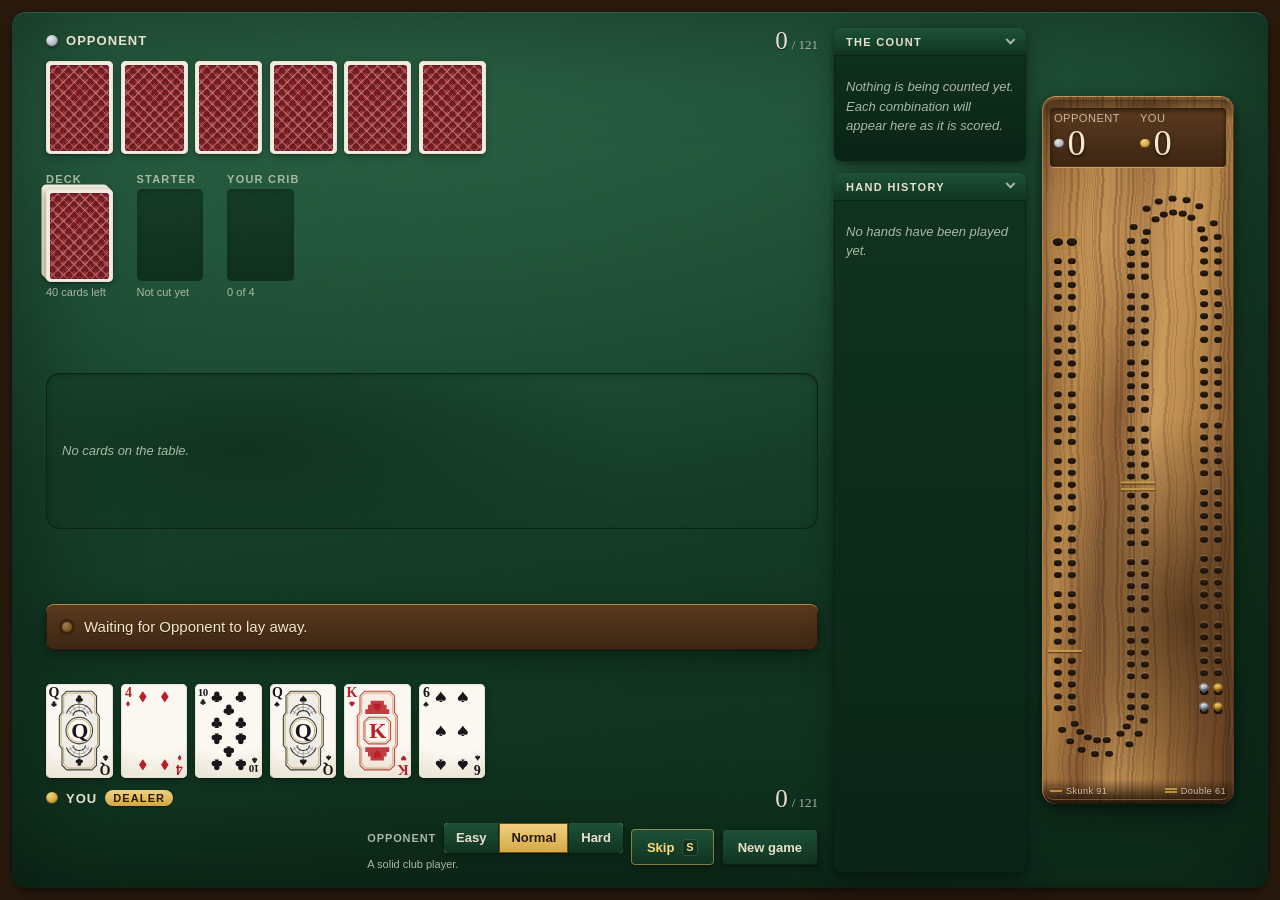
<file: index.html>
<!doctype html>
<!-- One deck on the table, so the back is one global choice made here rather
     than per card. theme.css has no rule for "red" on purpose — it is the
     :root default and the attribute simply falls through to it. Phase 6's
     settings screen swaps this with a single setAttribute.

     class="game-page" scopes layout.css's page-level rules (full-height html
     and body, the wood surround, the no-horizontal-scroll guard) to THIS page.
     Unscoped they leaked into styleguide.html and made <body> the scroll
     container there, which breaks full-page screenshots and sticky headers. -->
<html lang="en" class="game-page" data-deck-back="red">
<head>
<meta charset="utf-8">
<meta name="viewport" content="width=device-width, initial-scale=1, viewport-fit=cover">
<title>Cribbage</title>
<meta name="color-scheme" content="dark light">
<meta name="description" content="A game of cribbage against the computer.">

<!-- theme.css first: everything downstream reads its tokens.
     layout.css last: it caps the board's height in the rail and replaces its
     width in the compact band, and both rules have to beat board.css. -->
<link rel="stylesheet" href="css/theme.css">
<link rel="stylesheet" href="css/cards.css">
<link rel="stylesheet" href="css/board.css">
<link rel="stylesheet" href="css/layout.css">
</head>
<body>

<h1 class="visually-hidden">Cribbage</h1>
<div id="game-root"></div>

<!-- Dependency order. Nothing here is a module and nothing is deferred, so the
     order of these tags IS the dependency graph:
       cards.js      values, no dependencies
       scoring.js    needs cards.js
       engine.js     needs cards.js + scoring.js
       ai.js         needs cards.js + scoring.js. No DOM, no engine internals
       render-*.js   DOM builders, no dependency on the engine
       render.js     needs render-cards.js + render-board.js
       animate.js    needs render-cards.js; drives a mounted render.js view
       game.js       needs all of the above -->
<script src="js/cards.js"></script>
<script src="js/scoring.js"></script>
<script src="js/engine.js"></script>
<script src="js/ai.js"></script>
<script src="js/render-cards.js"></script>
<script src="js/render-board.js"></script>
<script src="js/render.js"></script>
<script src="js/animate.js"></script>
<script src="js/game.js"></script>

<script>
(function () {
  'use strict';

  // The bootstrap, and nothing else. Every decision the game makes lives in
  // game.js; this file's only job is to say where the game goes and to turn a
  // handful of query parameters into options, so a specific position can be
  // reproduced from a URL without a build step or a console.
  //
  //   ?speed=0..4   animation scale. OMITTED BY DEFAULT so theme.css's
  //                 prefers-reduced-motion floor decides. 0 is instant.
  //   ?target=61    a short game.
  //   ?dealer=0|1   skip the cut for deal.
  //   ?seed=N       a deterministic shuffle AND a deterministic opponent, so a
  //                 bug report reproduces the whole game rather than the cards.
  //   ?difficulty=  easy | normal | hard. The in-game control changes it too;
  //                 this is only the tier the first hand starts against.
  //   ?pause=0      do not stop on the count summary. Phase 6 turns this into a
  //                 real setting; until then it is how a whole game is driven
  //                 end to end without a click after every count.

  function mulberry32(a) {
    return function () {
      a |= 0; a = (a + 0x6d2b79f5) | 0;
      var t = Math.imul(a ^ (a >>> 15), 1 | a);
      t = (t + Math.imul(t ^ (t >>> 7), 61 | t)) ^ t;
      return ((t ^ (t >>> 14)) >>> 0) / 4294967296;
    };
  }

  var params = new URLSearchParams(window.location.search);
  var opts = { targetScore: params.get('target') === '61' ? 61 : 121 };

  var speed = parseFloat(params.get('speed'));
  if (isFinite(speed) && speed >= 0) opts.speed = speed;

  var dealer = params.get('dealer');
  if (dealer === '0' || dealer === '1') opts.dealer = Number(dealer);

  var seed = parseInt(params.get('seed'), 10);
  if (isFinite(seed)) {
    opts.rng = mulberry32(seed);
    // The opponent has an rng of its own — hard samples thousands of imagined
    // cribs with it — so a seeded shuffle alone would still replay differently.
    opts.aiSeed = seed;
  }

  var difficulty = params.get('difficulty');
  if (difficulty) opts.difficulty = difficulty;

  if (params.get('pause') === '0') opts.pauseAfterCount = false;

  // The controller is the whole public surface: newGame, skip, setSpeed,
  // destroy, plus read-only handles for the console.
  window.cribbage = Cribbage.Game.create(document.getElementById('game-root'), opts);
})();
</script>

</body>
</html>
</file>
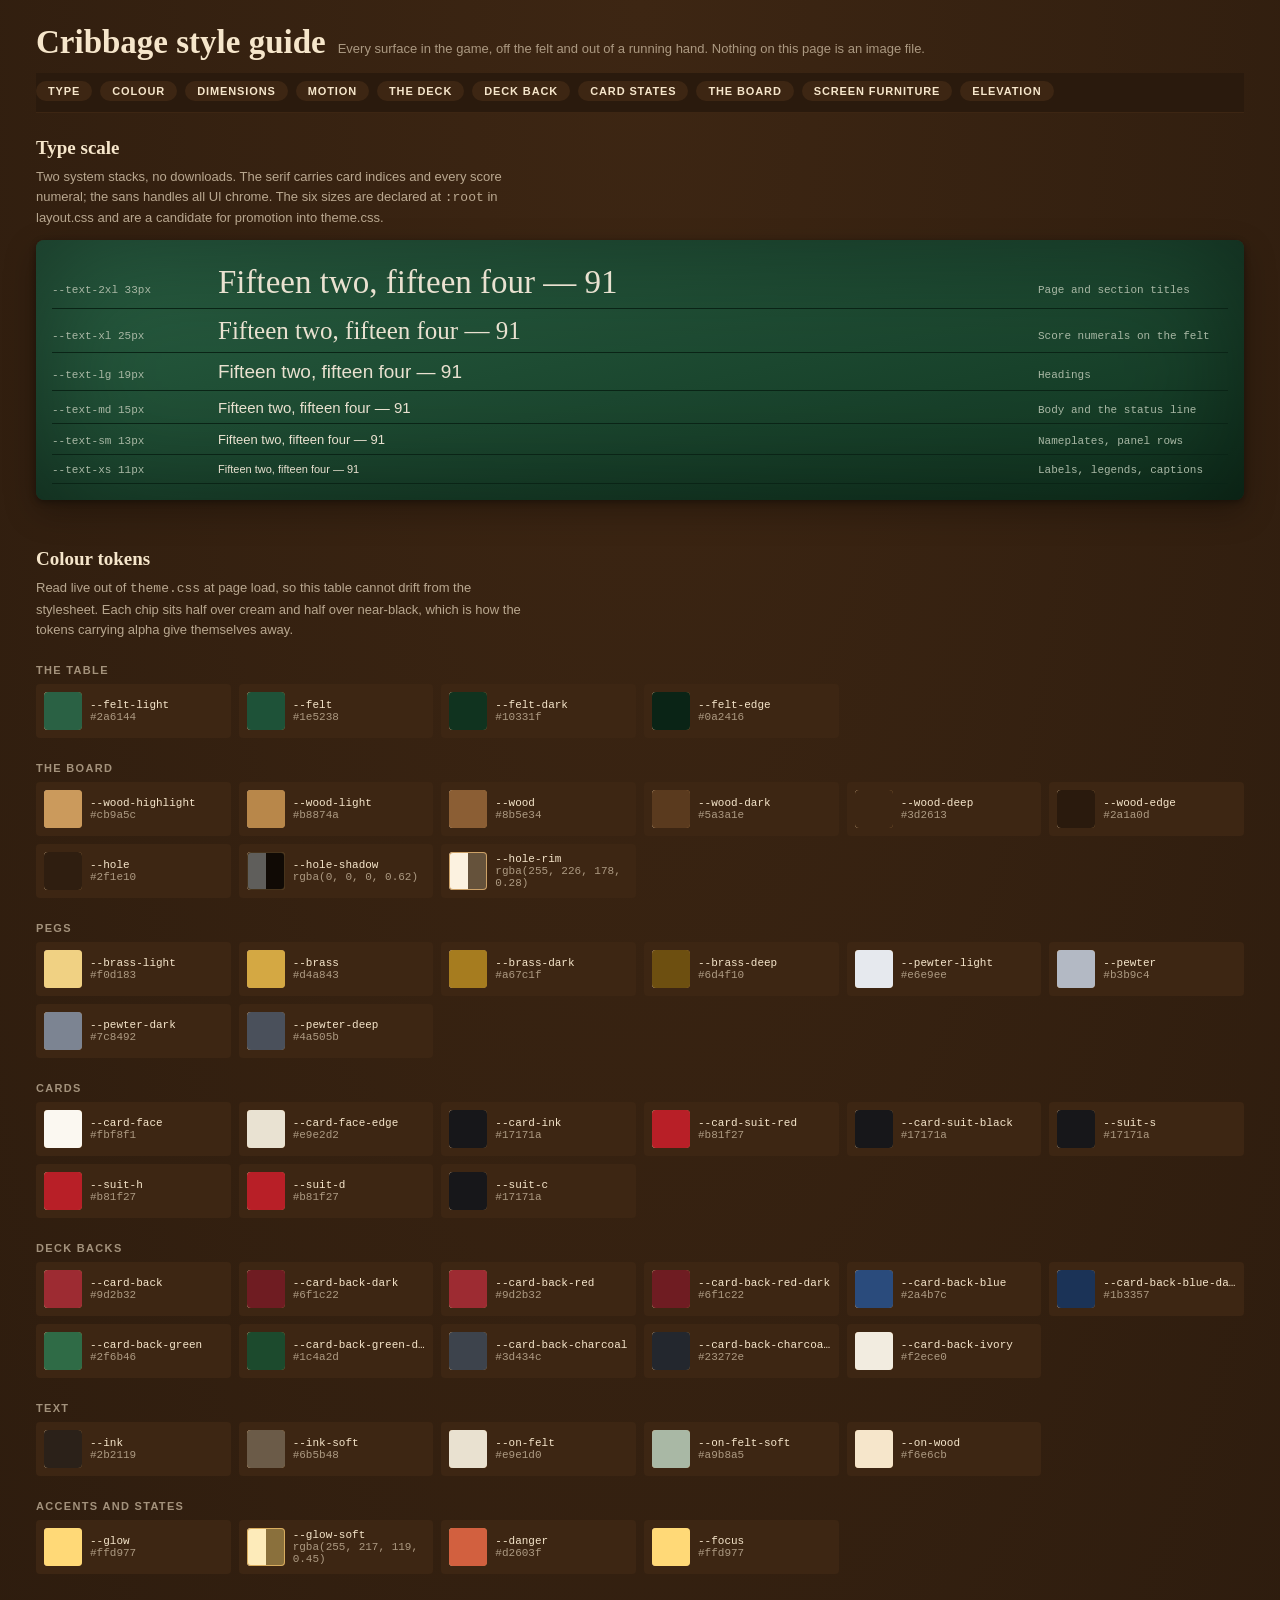
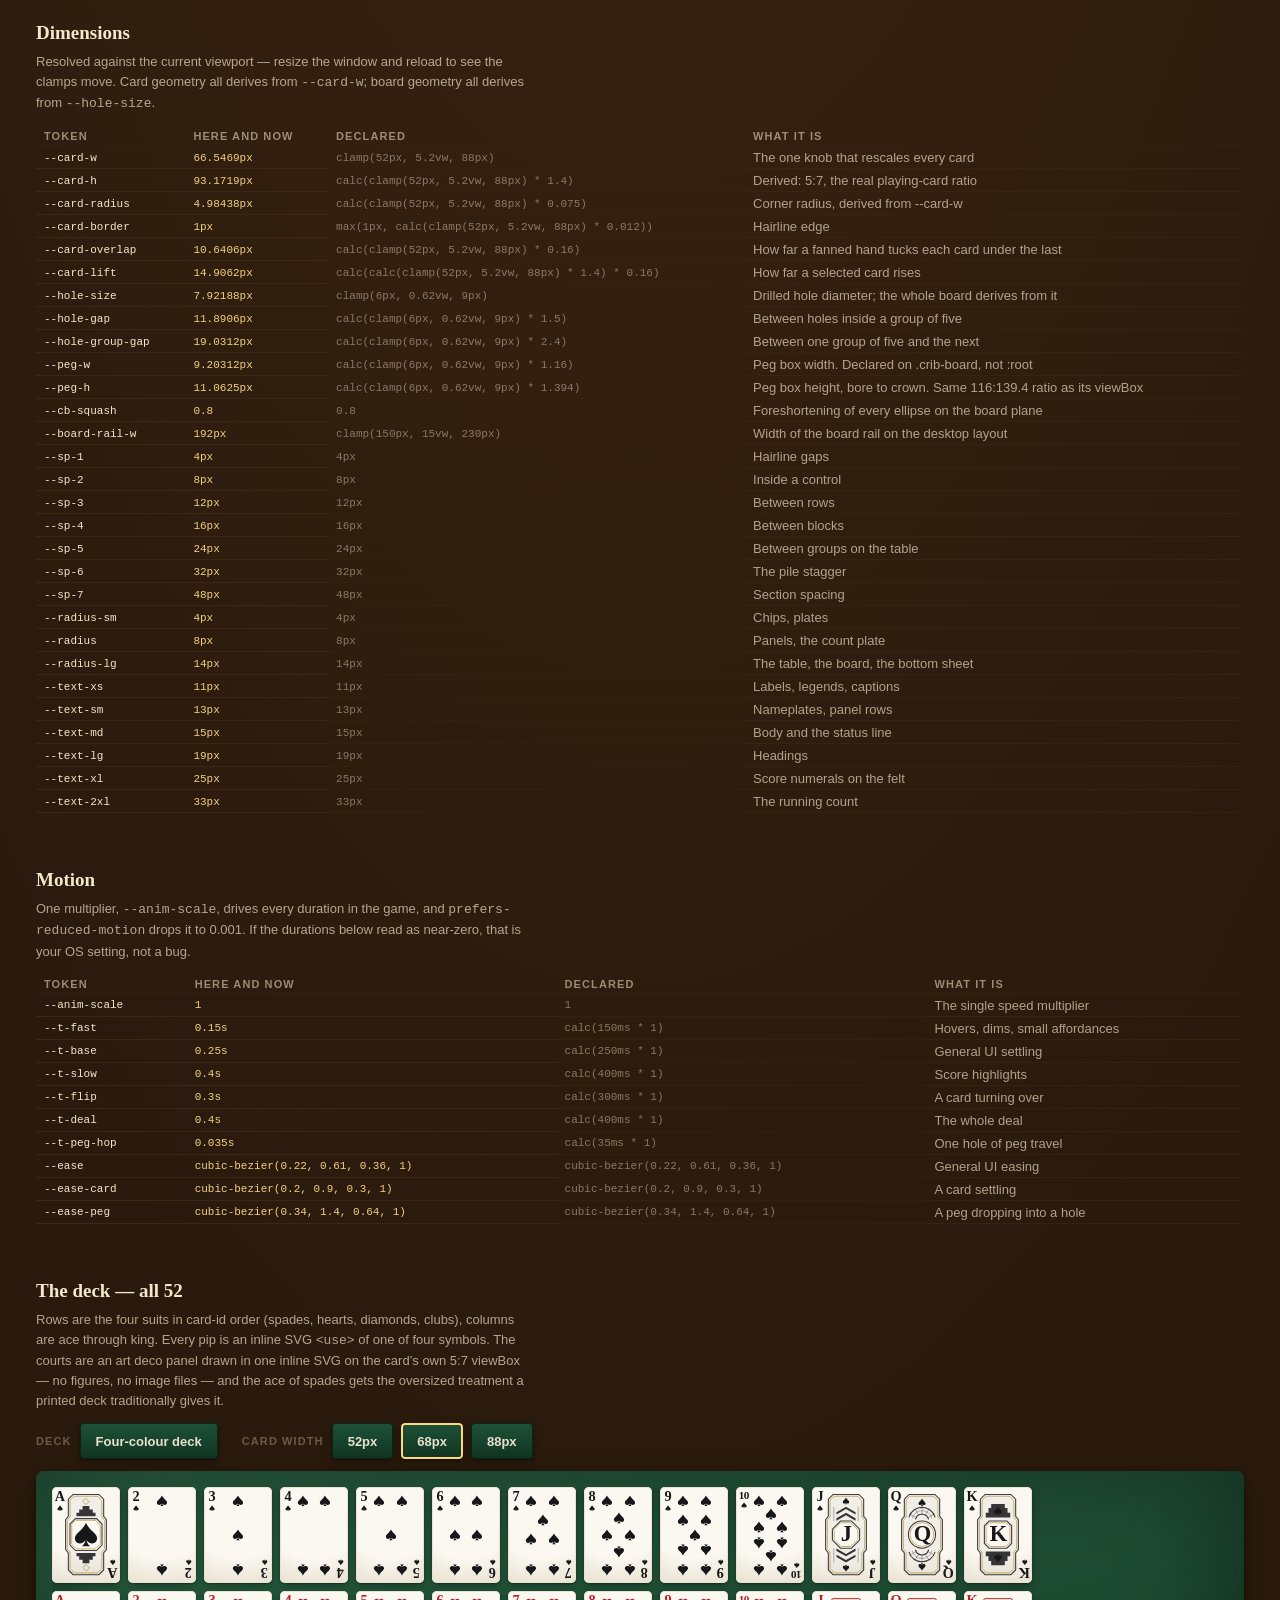
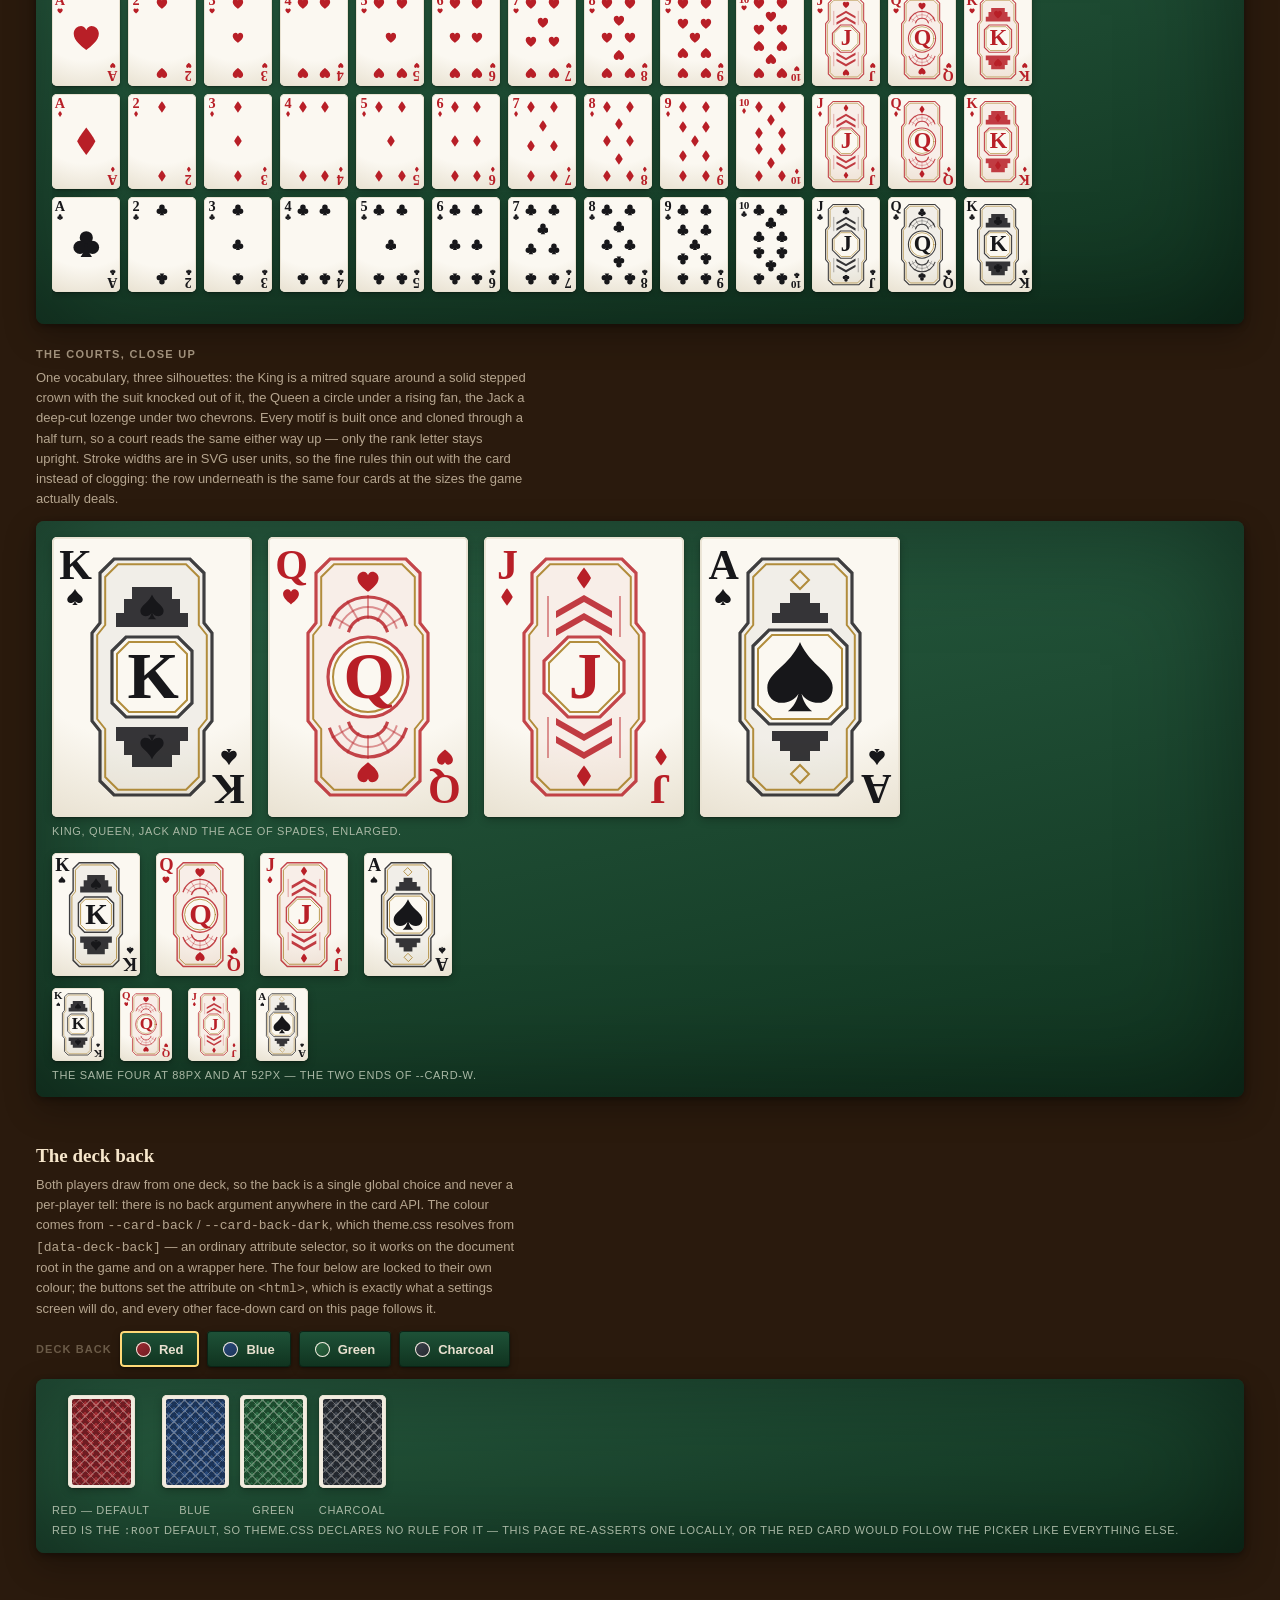
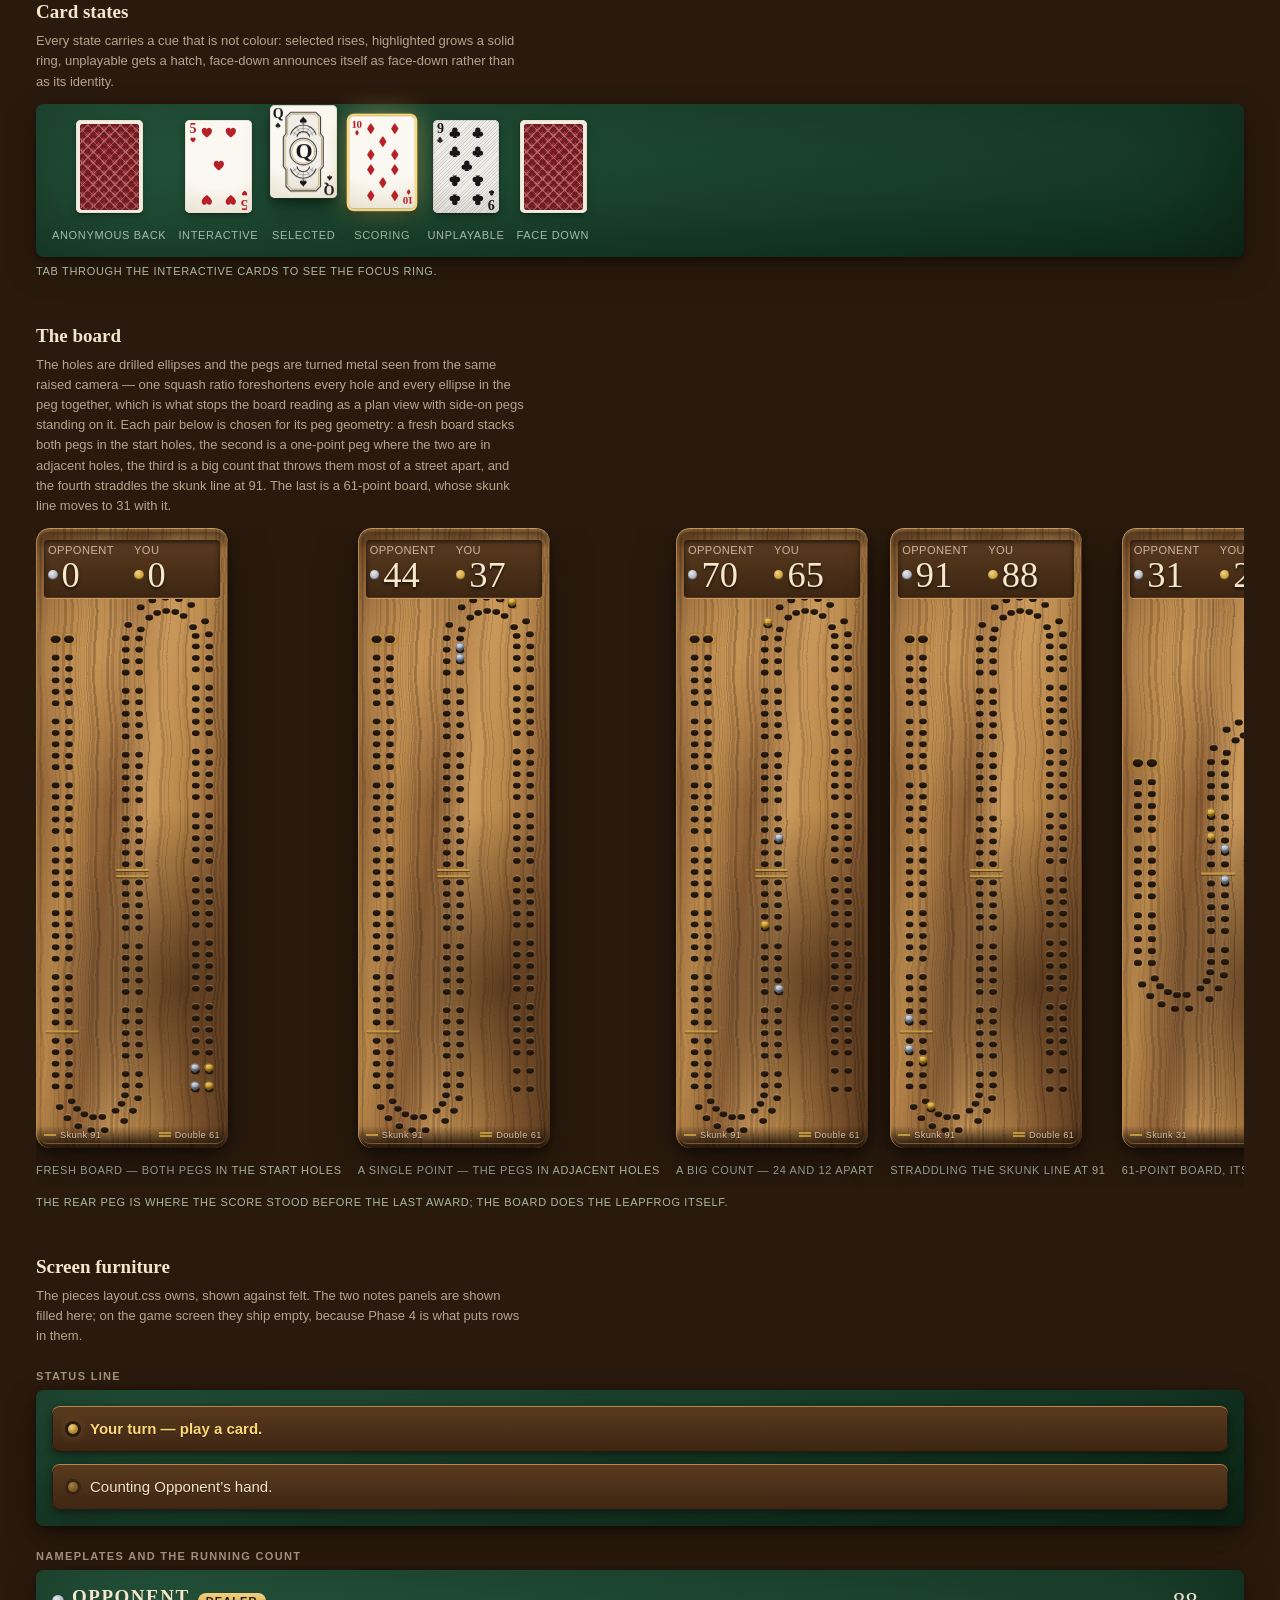
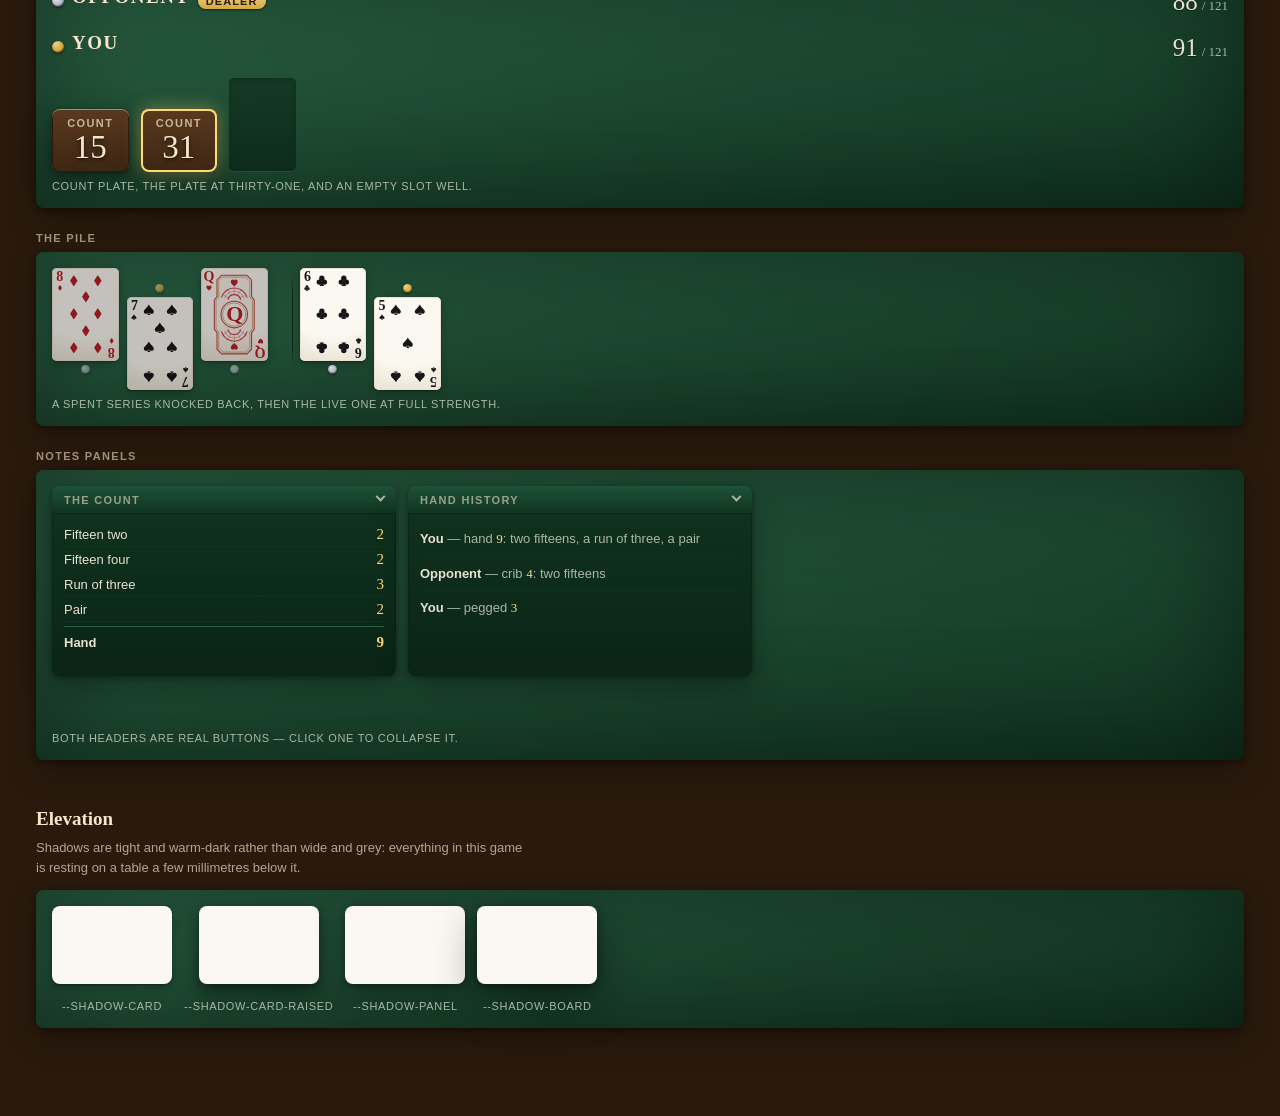
<file: styleguide.html>
<!doctype html>
<!-- Same default the game ships with; the picker in the deck-back section
     rewrites this attribute in place. -->
<html lang="en" data-deck-back="red">
<head>
<meta charset="utf-8">
<meta name="viewport" content="width=device-width, initial-scale=1">
<title>Cribbage — style guide</title>
<meta name="color-scheme" content="dark light">

<link rel="stylesheet" href="css/theme.css">
<link rel="stylesheet" href="css/cards.css">
<link rel="stylesheet" href="css/board.css">
<link rel="stylesheet" href="css/layout.css">

<style>
  /* Development chrome for this page only. Every value below is a theme token;
     nothing here ships with the game. */

  /* layout.css sets `html, body { height: 100%; overflow-x: hidden }` for the
     game screen, where the app is exactly one viewport tall. On a long document
     that combination makes <body> the scroll container instead of the page:
     overflow-x on a full-height body forces its overflow-y to `auto`, so the
     guide scrolls INSIDE body, window.scrollY never moves, and a full-page
     screenshot captures one viewport. Undoing it here rather than in layout.css,
     which this page does not own. Horizontal clipping is kept on <html>, which
     is the element that propagates its overflow to the viewport. */
  html {
    height: auto;
    overflow-x: hidden;
  }

  body {
    height: auto;
    min-height: 100%;
    overflow: visible;
  }

  body {
    background-color: var(--wood-edge);
    background-image:
      radial-gradient(ellipse 120% 60% at 50% 0%, var(--wood-deep), transparent 70%);
  }

  .sg {
    max-width: 1240px;
    margin: 0 auto;
    padding: var(--sp-5) var(--sp-4) var(--sp-7);
  }

  .sg__head {
    display: flex;
    flex-wrap: wrap;
    align-items: baseline;
    gap: var(--sp-3);
    margin-bottom: var(--sp-3);
  }

  .sg__head h1 {
    margin: 0;
    font-size: var(--text-2xl);
    font-family: var(--font-serif);
    color: var(--on-wood);
  }

  .sg__head p {
    margin: 0;
    color: var(--on-wood);
    opacity: 0.6;
    font-size: var(--text-sm);
  }

  .sg__nav {
    position: sticky;
    top: 0;
    z-index: var(--z-label);
    display: flex;
    flex-wrap: wrap;
    gap: var(--sp-2);
    padding: var(--sp-2) 0 var(--sp-3);
    margin-bottom: var(--sp-5);
    background-color: var(--wood-edge);
    box-shadow: inset 0 -1px 0 var(--wood-deep);
  }

  .sg__nav a {
    padding: var(--sp-1) var(--sp-3);
    border-radius: 999px;
    font-size: var(--text-xs);
    font-weight: 600;
    letter-spacing: 0.08em;
    text-transform: uppercase;
    text-decoration: none;
    color: var(--on-wood);
    background-color: var(--wood-deep);
  }

  .sg__nav a:hover { background-color: var(--wood-dark); }
  .sg__nav a:focus-visible { outline: 3px solid var(--focus); outline-offset: 2px; }

  .sg section {
    margin-bottom: var(--sp-7);
    scroll-margin-top: var(--sp-7);
  }

  .sg h2 {
    margin: 0 0 var(--sp-2);
    font-size: var(--text-lg);
    font-family: var(--font-serif);
    color: var(--on-wood);
  }

  .sg h3 {
    margin: var(--sp-5) 0 var(--sp-2);
    font-size: var(--text-xs);
    font-weight: 700;
    letter-spacing: 0.12em;
    text-transform: uppercase;
    color: var(--on-wood);
    opacity: 0.58;
  }

  .sg p.note {
    margin: 0 0 var(--sp-3);
    max-width: 68ch;
    font-size: var(--text-sm);
    line-height: 1.55;
    color: var(--on-wood);
    opacity: 0.68;
  }

  /* Every demo surface is felt, because that is what the game sits on and a
     card judged against a white page is a card judged wrong. */
  .board-surface {
    padding: var(--sp-4);
    border-radius: var(--radius);
    background-color: var(--felt);
    background-image: linear-gradient(168deg, var(--felt-light), var(--felt-dark));
    box-shadow: var(--shadow-inset-felt), var(--shadow-panel);
  }

  .board-surface--wood {
    background-color: var(--wood);
    background-image: linear-gradient(168deg, var(--wood-light), var(--wood-deep));
  }

  .row {
    display: flex;
    flex-wrap: wrap;
    align-items: flex-end;
    gap: var(--sp-3);
  }

  .row--tight { gap: var(--sp-2); }

  .deck-grid {
    display: grid;
    grid-template-columns: repeat(13, max-content);
    gap: var(--sp-2);
    overflow-x: auto;
    padding-bottom: var(--sp-2);
  }

  .controls {
    display: flex;
    flex-wrap: wrap;
    align-items: center;
    gap: var(--sp-2);
    margin-bottom: var(--sp-3);
  }

  .controls__label {
    font-size: var(--text-xs);
    font-weight: 700;
    letter-spacing: 0.1em;
    text-transform: uppercase;
    color: var(--ink-soft);
  }

  /* PROMOTION CANDIDATE -> theme.css. theme.css deliberately declares no
     [data-deck-back="red"] rule, because red is the :root default and the
     attribute is meant to fall through to it. That is exactly right while the
     root is the only element carrying the attribute — but it means a NESTED red
     wrapper inherits whatever the root is currently set to instead of pinning
     red, so the four-up comparison below silently loses its first card the
     moment the picker moves off red. Re-asserting the default pair fixes it
     with no new token and no hex. Reported for promotion; harmless here either
     way, since it resolves to the same values the root already has. */
  [data-deck-back="red"] {
    --card-back: var(--card-back-red);
    --card-back-dark: var(--card-back-red-dark);
  }

  /* The deck-back picker. Each button carries its own [data-deck-back], so the
     dot below resolves --card-back against the button itself and the control
     shows the colour it selects without naming a single hex. */
  .btn--swatch::before {
    content: '';
    flex: 0 0 auto;
    width: 15px;
    height: 15px;
    border-radius: 50%;
    background-image: linear-gradient(140deg, var(--card-back), var(--card-back-dark));
    box-shadow: inset 0 0 0 1px var(--card-back-ivory);
  }

  /* The court detail. Overriding --card-w on the container is enough because
     cards.css re-derives --card-h on .card itself; the :root declaration in
     theme.css would otherwise have frozen the height at the page's card width
     and come out squat. */
  .detail {
    display: flex;
    flex-wrap: wrap;
    align-items: flex-end;
    gap: var(--sp-4);
    --card-w: 200px;
  }

  .detail--mid { --card-w: 88px; }
  .detail--ship { --card-w: 52px; }

  /* Only the enlarged row shrinks on a narrow screen. The 88px and 52px rows are
     the whole point of the comparison, so they must not be caught by this — and
     a bare `.detail` here would win on source order over the modifiers above. */
  @media (max-width: 760px) {
    .detail:not(.detail--mid):not(.detail--ship) {
      --card-w: 132px;
      gap: var(--sp-3);
    }
  }

  /* --- token tables --- */

  .swatches {
    display: grid;
    grid-template-columns: repeat(auto-fill, minmax(190px, 1fr));
    gap: var(--sp-2);
  }

  .swatch {
    display: flex;
    align-items: center;
    gap: var(--sp-2);
    padding: var(--sp-2);
    border-radius: var(--radius-sm);
    background-color: var(--wood-deep);
  }

  /* Half over cream, half over near-black, so a token carrying alpha shows it. */
  .swatch__chip {
    position: relative;
    flex: 0 0 auto;
    width: 38px;
    height: 38px;
    border-radius: var(--radius-sm);
    background-image: linear-gradient(90deg,
      var(--card-face) 0 50%, var(--wood-edge) 50% 100%);
    box-shadow: inset 0 0 0 1px var(--wood-light);
    overflow: hidden;
  }

  .swatch__chip span {
    position: absolute;
    inset: 0;
  }

  .swatch__text { min-width: 0; }

  .swatch__name {
    font-family: ui-monospace, SFMono-Regular, Menlo, monospace;
    font-size: var(--text-xs);
    color: var(--on-wood);
    white-space: nowrap;
    overflow: hidden;
    text-overflow: ellipsis;
  }

  .swatch__value {
    font-family: ui-monospace, SFMono-Regular, Menlo, monospace;
    font-size: var(--text-xs);
    color: var(--on-wood);
    opacity: 0.6;
  }

  table.tokens {
    width: 100%;
    border-collapse: collapse;
    font-size: var(--text-sm);
  }

  table.tokens th,
  table.tokens td {
    padding: var(--sp-1) var(--sp-2);
    text-align: left;
    box-shadow: inset 0 -1px 0 var(--wood-deep);
  }

  table.tokens th {
    font-size: var(--text-xs);
    letter-spacing: 0.1em;
    text-transform: uppercase;
    color: var(--on-wood);
    opacity: 0.55;
  }

  table.tokens td:first-child {
    font-family: ui-monospace, SFMono-Regular, Menlo, monospace;
    font-size: var(--text-xs);
    color: var(--on-wood);
    white-space: nowrap;
  }

  table.tokens td:nth-child(2) {
    font-family: ui-monospace, SFMono-Regular, Menlo, monospace;
    font-size: var(--text-xs);
    color: var(--brass-light);
  }

  table.tokens td:last-child { color: var(--on-wood); opacity: 0.66; }

  table.tokens td.declared {
    font-family: ui-monospace, SFMono-Regular, Menlo, monospace;
    font-size: var(--text-xs);
    color: var(--on-wood);
    opacity: 0.45;
  }

  .scroller {
    overflow-x: auto;
    padding-bottom: var(--sp-2);
  }

  .type-row {
    display: flex;
    align-items: baseline;
    gap: var(--sp-4);
    padding: var(--sp-2) 0;
    box-shadow: inset 0 -1px 0 var(--felt-edge);
    color: var(--on-felt);
  }

  .type-row__meta {
    flex: 0 0 150px;
    font-family: ui-monospace, SFMono-Regular, Menlo, monospace;
    font-size: var(--text-xs);
    color: var(--on-felt-soft);
  }

  .type-row__meta:last-child { flex: 0 0 190px; }
  .type-row__sample { flex: 1 1 auto; min-width: 0; }

  .caption {
    margin: var(--sp-2) 0 0;
    font-size: var(--text-xs);
    letter-spacing: 0.06em;
    text-transform: uppercase;
    color: var(--on-felt-soft);
  }

  .boards {
    display: flex;
    gap: var(--sp-4);
    overflow-x: auto;
    padding-bottom: var(--sp-3);
  }

  .board-case {
    flex: 0 0 auto;
    display: flex;
    flex-direction: column;
    gap: var(--sp-2);
  }

  .board-case > .crib-board {
    height: 620px;
  }

  .shadow-chip {
    width: 120px;
    height: 78px;
    border-radius: var(--radius);
    background-color: var(--card-face);
  }

  .demo-notes {
    display: grid;
    grid-template-columns: repeat(auto-fit, minmax(220px, 1fr));
    gap: var(--sp-3);
    max-width: 700px;
  }

  .demo-notes .panel { min-height: 190px; }

  /* Narrow: the three-column type rows and the swatch grid stack rather than
     run off the side. The wide tables already live in .scroller. */
  @media (max-width: 760px) {
    .type-row { flex-wrap: wrap; gap: var(--sp-1) var(--sp-3); }
    .type-row__meta,
    .type-row__meta:last-child { flex: 1 1 100%; }
    .sg { padding: var(--sp-4) var(--sp-3) var(--sp-6); }
  }
</style>
</head>
<body>

<div class="sg" id="sg">
  <div class="sg__head">
    <h1>Cribbage style guide</h1>
    <p>Every surface in the game, off the felt and out of a running hand. Nothing on this page is an image file.</p>
  </div>

  <nav class="sg__nav" aria-label="Sections">
    <a href="#type">Type</a>
    <a href="#colour">Colour</a>
    <a href="#dimensions">Dimensions</a>
    <a href="#motion">Motion</a>
    <a href="#deck">The deck</a>
    <a href="#backs">Deck back</a>
    <a href="#states">Card states</a>
    <a href="#board">The board</a>
    <a href="#furniture">Screen furniture</a>
    <a href="#elevation">Elevation</a>
  </nav>

  <!-- ==================================================== type ============ -->
  <section id="type">
    <h2>Type scale</h2>
    <p class="note">
      Two system stacks, no downloads. The serif carries card indices and every score
      numeral; the sans handles all UI chrome. The six sizes are declared at
      <code>:root</code> in layout.css and are a candidate for promotion into theme.css.
    </p>
    <div class="board-surface" id="type-scale"></div>
  </section>

  <!-- ================================================== colour =========== -->
  <section id="colour">
    <h2>Colour tokens</h2>
    <p class="note">
      Read live out of <code>theme.css</code> at page load, so this table cannot drift from
      the stylesheet. Each chip sits half over cream and half over near-black, which is how
      the tokens carrying alpha give themselves away.
    </p>
    <div id="colour-groups"></div>
  </section>

  <!-- ============================================== dimensions =========== -->
  <section id="dimensions">
    <h2>Dimensions</h2>
    <p class="note">
      Resolved against the current viewport — resize the window and reload to see the
      clamps move. Card geometry all derives from <code>--card-w</code>; board geometry all
      derives from <code>--hole-size</code>.
    </p>
    <div class="scroller"><table class="tokens" id="dim-table"></table></div>
  </section>

  <!-- =================================================== motion ========== -->
  <section id="motion">
    <h2>Motion</h2>
    <p class="note">
      One multiplier, <code>--anim-scale</code>, drives every duration in the game, and
      <code>prefers-reduced-motion</code> drops it to 0.001. If the durations below read as
      near-zero, that is your OS setting, not a bug.
    </p>
    <div class="scroller"><table class="tokens" id="motion-table"></table></div>
  </section>

  <!-- ===================================================== deck ========== -->
  <section id="deck">
    <h2>The deck — all 52</h2>
    <p class="note">
      Rows are the four suits in card-id order (spades, hearts, diamonds, clubs), columns
      are ace through king. Every pip is an inline SVG <code>&lt;use&gt;</code> of one of
      four symbols. The courts are an art deco panel drawn in one inline SVG on the card&rsquo;s
      own 5:7 viewBox — no figures, no image files — and the ace of spades gets the
      oversized treatment a printed deck traditionally gives it.
    </p>
    <div class="controls">
      <span class="controls__label">Deck</span>
      <button class="btn btn--quiet" type="button" id="four-color" aria-pressed="false">Four-colour deck</button>
      <span class="controls__label" style="margin-left:var(--sp-4)">Card width</span>
      <button class="btn btn--quiet" type="button" data-size="52" aria-pressed="false">52px</button>
      <button class="btn btn--quiet" type="button" data-size="68" aria-pressed="true">68px</button>
      <button class="btn btn--quiet" type="button" data-size="88" aria-pressed="false">88px</button>
    </div>
    <div class="board-surface">
      <div class="scroller"><div class="deck-grid" id="all-cards"></div></div>
    </div>

    <h3>The courts, close up</h3>
    <p class="note">
      One vocabulary, three silhouettes: the King is a mitred square around a solid stepped
      crown with the suit knocked out of it, the Queen a circle under a rising fan, the Jack
      a deep-cut lozenge under two chevrons. Every motif is built once and cloned through a
      half turn, so a court reads the same either way up — only the rank letter stays
      upright. Stroke widths are in SVG user units, so the fine rules thin out with the card
      instead of clogging: the row underneath is the same four cards at the sizes the game
      actually deals.
    </p>
    <div class="board-surface">
      <div class="detail" id="court-detail"></div>
      <p class="caption">King, Queen, Jack and the ace of spades, enlarged.</p>
      <div class="detail detail--mid" id="court-mid" style="margin-top:var(--sp-4)"></div>
      <div class="detail detail--ship" id="court-ship" style="margin-top:var(--sp-3)"></div>
      <p class="caption">The same four at 88px and at 52px — the two ends of --card-w.</p>
    </div>
  </section>

  <!-- ==================================================== backs ========== -->
  <section id="backs">
    <h2>The deck back</h2>
    <p class="note">
      Both players draw from one deck, so the back is a single global choice and never a
      per-player tell: there is no back argument anywhere in the card API. The colour comes
      from <code>--card-back</code> / <code>--card-back-dark</code>, which theme.css resolves
      from <code>[data-deck-back]</code> — an ordinary attribute selector, so it works on the
      document root in the game and on a wrapper here. The four below are locked to their own
      colour; the buttons set the attribute on <code>&lt;html&gt;</code>, which is exactly what
      a settings screen will do, and every other face-down card on this page follows it.
    </p>
    <div class="controls" id="back-picker">
      <span class="controls__label">Deck back</span>
    </div>
    <div class="board-surface">
      <div class="row" id="back-cards"></div>
      <p class="caption">Red is the <code>:root</code> default, so theme.css declares no rule for it — this page re-asserts one locally, or the red card would follow the picker like everything else.</p>
    </div>
  </section>

  <!-- =================================================== states ========== -->
  <section id="states">
    <h2>Card states</h2>
    <p class="note">
      Every state carries a cue that is not colour: selected rises, highlighted grows a
      solid ring, unplayable gets a hatch, face-down announces itself as face-down rather
      than as its identity.
    </p>
    <div class="board-surface">
      <div class="row" id="state-cards"></div>
    </div>
    <p class="caption">Tab through the interactive cards to see the focus ring.</p>
  </section>

  <!-- ==================================================== board ========== -->
  <section id="board">
    <h2>The board</h2>
    <p class="note">
      The holes are drilled ellipses and the pegs are turned metal seen from the same
      raised camera — one squash ratio foreshortens every hole and every ellipse in the peg
      together, which is what stops the board reading as a plan view with side-on pegs
      standing on it. Each pair below is chosen for its peg geometry: a fresh board stacks
      both pegs in the start holes, the second is a one-point peg where the two are in
      adjacent holes, the third is a big count that throws them most of a street apart, and
      the fourth straddles the skunk line at 91. The last is a 61-point board, whose skunk
      line moves to 31 with it.
    </p>
    <div class="boards" id="boards"></div>
    <p class="caption">The rear peg is where the score stood before the last award; the board does the leapfrog itself.</p>
  </section>

  <!-- ================================================ furniture ========== -->
  <section id="furniture">
    <h2>Screen furniture</h2>
    <p class="note">
      The pieces layout.css owns, shown against felt. The two notes panels are shown filled
      here; on the game screen they ship empty, because Phase 4 is what puts rows in them.
    </p>

    <h3>Status line</h3>
    <div class="board-surface">
      <div class="status" data-turn="mine" style="margin-bottom:var(--sp-3)">
        <span class="status__mark" aria-hidden="true"></span>
        <p class="status__text">Your turn — play a card.</p>
      </div>
      <div class="status" data-turn="none">
        <span class="status__mark" aria-hidden="true"></span>
        <p class="status__text">Counting Opponent&rsquo;s hand.</p>
      </div>
    </div>

    <h3>Nameplates and the running count</h3>
    <div class="board-surface">
      <section class="seat seat--opponent" data-peg="pewter" style="margin-bottom:var(--sp-4)">
        <div class="seat__bar">
          <span class="seat__pip" aria-hidden="true"></span>
          <h2 class="seat__name">Opponent</h2>
          <span class="seat__badge">Dealer</span>
          <span class="seat__score"><span class="seat__score-num">88</span><span class="seat__score-of">/ 121</span></span>
        </div>
      </section>
      <section class="seat" data-peg="brass" style="margin-bottom:var(--sp-4)">
        <div class="seat__bar">
          <span class="seat__pip" aria-hidden="true"></span>
          <h2 class="seat__name">You</h2>
          <span class="seat__score"><span class="seat__score-num">91</span><span class="seat__score-of">/ 121</span></span>
        </div>
      </section>
      <div class="row">
        <div class="count"><span class="count__label">Count</span><span class="count__num">15</span></div>
        <div class="count" data-full="true"><span class="count__label">Count</span><span class="count__num">31</span></div>
        <div class="well"></div>
      </div>
      <p class="caption">Count plate, the plate at thirty-one, and an empty slot well.</p>
    </div>

    <h3>The pile</h3>
    <div class="board-surface">
      <ol class="pile" id="demo-pile"></ol>
      <p class="caption">A spent series knocked back, then the live one at full strength.</p>
    </div>

    <h3>Notes panels</h3>
    <div class="board-surface">
      <div class="demo-notes">
        <section class="panel" data-open="true">
          <button class="panel__toggle" type="button" aria-expanded="true">
            <h3 class="panel__title" style="margin:0">The count</h3>
            <span class="panel__caret" aria-hidden="true"></span>
          </button>
          <div class="panel__body">
            <ol class="tally">
              <li class="tally__row"><span class="tally__label">Fifteen two</span><span class="tally__points">2</span></li>
              <li class="tally__row"><span class="tally__label">Fifteen four</span><span class="tally__points">2</span></li>
              <li class="tally__row"><span class="tally__label">Run of three</span><span class="tally__points">3</span></li>
              <li class="tally__row"><span class="tally__label">Pair</span><span class="tally__points">2</span></li>
              <li class="tally__row" data-total="true"><span class="tally__label">Hand</span><span class="tally__points">9</span></li>
            </ol>
          </div>
        </section>
        <section class="panel" data-open="true">
          <button class="panel__toggle" type="button" aria-expanded="true">
            <h3 class="panel__title" style="margin:0">Hand history</h3>
            <span class="panel__caret" aria-hidden="true"></span>
          </button>
          <div class="panel__body">
            <ol class="log">
              <li class="log__row"><span class="log__who">You</span> — hand <span class="log__points">9</span>: two fifteens, a run of three, a pair</li>
              <li class="log__row"><span class="log__who">Opponent</span> — crib <span class="log__points">4</span>: two fifteens</li>
              <li class="log__row"><span class="log__who">You</span> — pegged <span class="log__points">3</span></li>
            </ol>
          </div>
        </section>
      </div>
      <p class="caption">Both headers are real buttons — click one to collapse it.</p>
    </div>
  </section>

  <!-- ================================================ elevation ========== -->
  <section id="elevation">
    <h2>Elevation</h2>
    <p class="note">
      Shadows are tight and warm-dark rather than wide and grey: everything in this game is
      resting on a table a few millimetres below it.
    </p>
    <div class="board-surface">
      <div class="row" id="shadows"></div>
    </div>
  </section>
</div>

<script src="js/cards.js"></script>
<script src="js/scoring.js"></script>
<script src="js/engine.js"></script>
<script src="js/render-cards.js"></script>
<script src="js/render-board.js"></script>
<script src="js/render.js"></script>

<script>
(function () {
  'use strict';

  var Cards = Cribbage.Cards;
  var RC = Cribbage.RenderCards;
  var RB = Cribbage.RenderBoard;
  var css = getComputedStyle(document.documentElement);

  function el(tag, cls, text) {
    var n = document.createElement(tag);
    if (cls) n.className = cls;
    if (text !== undefined) n.textContent = text;
    return n;
  }

  function value(name) {
    return css.getPropertyValue(name).trim();
  }

  // getPropertyValue on a custom property hands back what was DECLARED, clamp()
  // and calc() and all. To see what a token is actually worth at this viewport
  // it has to be pushed through a real property and read out computed.
  var probe = document.createElement('div');
  probe.setAttribute('aria-hidden', 'true');
  probe.style.cssText = 'position:absolute;top:0;left:0;height:0;visibility:hidden;';
  document.body.appendChild(probe);

  // board.css declares --peg-w and --peg-h on .crib-board rather than at :root,
  // deliberately — a :root declaration would freeze the :root value of
  // --hole-size and stop tracking any override down the tree. theme.css still
  // carries its own :root pair from the old side-on peg, so reading those two
  // off the document root reports a peg the board no longer draws. This probe
  // sits inside a real .crib-board so they resolve in the context that owns them.
  var boardProbe = el('div', 'crib-board');
  boardProbe.setAttribute('aria-hidden', 'true');
  boardProbe.style.cssText =
    'position:absolute;top:0;left:0;width:0;height:0;min-height:0;padding:0;visibility:hidden;';
  var boardProbeInner = document.createElement('div');
  boardProbeInner.style.cssText = 'height:0;';
  boardProbe.appendChild(boardProbeInner);
  document.body.appendChild(boardProbe);

  function hostFor(scope) {
    return scope === 'board' ? boardProbeInner : probe;
  }

  function resolved(name, kind, scope) {
    var node = hostFor(scope);
    if (kind === 'length') {
      node.style.width = 'var(' + name + ')';
      var w = getComputedStyle(node).width;
      node.style.width = '';
      return w;
    }
    if (kind === 'time') {
      node.style.transitionDuration = 'var(' + name + ')';
      var t = getComputedStyle(node).transitionDuration;
      node.style.transitionDuration = '';
      return t;
    }
    return declaredOn(name, scope) || '—';
  }

  function declaredOn(name, scope) {
    return getComputedStyle(hostFor(scope)).getPropertyValue(name).trim();
  }

  // ---------------------------------------------------------------- type ---

  var TYPE = [
    ['--text-2xl', 'Page and section titles'],
    ['--text-xl', 'Score numerals on the felt'],
    ['--text-lg', 'Headings'],
    ['--text-md', 'Body and the status line'],
    ['--text-sm', 'Nameplates, panel rows'],
    ['--text-xs', 'Labels, legends, captions']
  ];

  var typeHost = document.getElementById('type-scale');
  TYPE.forEach(function (t) {
    var row = el('div', 'type-row');
    row.appendChild(el('span', 'type-row__meta', t[0] + '  ' + value(t[0])));
    var sample = el('span', 'type-row__sample', 'Fifteen two, fifteen four — 91');
    sample.style.fontSize = 'var(' + t[0] + ')';
    sample.style.fontFamily = t[0] === '--text-2xl' || t[0] === '--text-xl'
      ? 'var(--font-serif)' : 'var(--font-sans)';
    row.appendChild(sample);
    row.appendChild(el('span', 'type-row__meta', t[1]));
    typeHost.appendChild(row);
  });

  // -------------------------------------------------------------- colour ---

  var COLOUR_GROUPS = [
    ['The table', ['--felt-light', '--felt', '--felt-dark', '--felt-edge']],
    ['The board', ['--wood-highlight', '--wood-light', '--wood', '--wood-dark',
      '--wood-deep', '--wood-edge', '--hole', '--hole-shadow', '--hole-rim']],
    ['Pegs', ['--brass-light', '--brass', '--brass-dark', '--brass-deep',
      '--pewter-light', '--pewter', '--pewter-dark', '--pewter-deep']],
    ['Cards', ['--card-face', '--card-face-edge', '--card-ink', '--card-suit-red',
      '--card-suit-black', '--suit-s', '--suit-h', '--suit-d', '--suit-c']],
    // --card-back / --card-back-dark are the resolved pair cards.css paints
    // with, so these two chips follow the picker in the deck-back section.
    ['Deck backs', ['--card-back', '--card-back-dark',
      '--card-back-red', '--card-back-red-dark',
      '--card-back-blue', '--card-back-blue-dark',
      '--card-back-green', '--card-back-green-dark',
      '--card-back-charcoal', '--card-back-charcoal-dark',
      '--card-back-ivory']],
    ['Text', ['--ink', '--ink-soft', '--on-felt', '--on-felt-soft', '--on-wood']],
    ['Accents and states', ['--glow', '--glow-soft', '--danger', '--focus']]
  ];

  var colourHost = document.getElementById('colour-groups');
  COLOUR_GROUPS.forEach(function (group) {
    colourHost.appendChild(el('h3', null, group[0]));
    var grid = el('div', 'swatches');
    group[1].forEach(function (name) {
      var sw = el('div', 'swatch');
      var chip = el('span', 'swatch__chip');
      var fill = el('span');
      fill.style.backgroundColor = 'var(' + name + ')';
      chip.appendChild(fill);
      var text = el('div', 'swatch__text');
      text.appendChild(el('div', 'swatch__name', name));
      var val = el('div', 'swatch__value', value(name) || '—');
      // Tagged so the two resolved deck-back tokens can be re-read when the
      // picker rewrites [data-deck-back]; every other token here is constant.
      val.setAttribute('data-token', name);
      text.appendChild(val);
      sw.appendChild(chip);
      sw.appendChild(text);
      grid.appendChild(sw);
    });
    colourHost.appendChild(grid);
  });

  // ---------------------------------------------------------- dimensions ---

  function fillTable(table, rows) {
    var head = el('tr');
    ['Token', 'Here and now', 'Declared', 'What it is'].forEach(function (h) {
      head.appendChild(el('th', null, h));
    });
    var thead = document.createElement('thead');
    thead.appendChild(head);
    table.appendChild(thead);
    var body = document.createElement('tbody');
    rows.forEach(function (r) {
      var tr = el('tr');
      tr.appendChild(el('td', null, r[0]));
      tr.appendChild(el('td', null, resolved(r[0], r[2], r[3])));
      var dec = el('td', 'declared', declaredOn(r[0], r[3]) || '—');
      tr.appendChild(dec);
      tr.appendChild(el('td', null, r[1]));
      body.appendChild(tr);
    });
    table.appendChild(body);
  }

  fillTable(document.getElementById('dim-table'), [
    ['--card-w', 'The one knob that rescales every card', 'length'],
    ['--card-h', 'Derived: 5:7, the real playing-card ratio', 'length'],
    ['--card-radius', 'Corner radius, derived from --card-w', 'length'],
    ['--card-border', 'Hairline edge', 'length'],
    ['--card-overlap', 'How far a fanned hand tucks each card under the last', 'length'],
    ['--card-lift', 'How far a selected card rises', 'length'],
    ['--hole-size', 'Drilled hole diameter; the whole board derives from it', 'length'],
    ['--hole-gap', 'Between holes inside a group of five', 'length'],
    ['--hole-group-gap', 'Between one group of five and the next', 'length'],
    ['--peg-w', 'Peg box width. Declared on .crib-board, not :root', 'length', 'board'],
    ['--peg-h', 'Peg box height, bore to crown. Same 116:139.4 ratio as its viewBox',
      'length', 'board'],
    ['--cb-squash', 'Foreshortening of every ellipse on the board plane', 'raw', 'board'],
    ['--board-rail-w', 'Width of the board rail on the desktop layout', 'length'],
    ['--sp-1', 'Hairline gaps', 'length'],
    ['--sp-2', 'Inside a control', 'length'],
    ['--sp-3', 'Between rows', 'length'],
    ['--sp-4', 'Between blocks', 'length'],
    ['--sp-5', 'Between groups on the table', 'length'],
    ['--sp-6', 'The pile stagger', 'length'],
    ['--sp-7', 'Section spacing', 'length'],
    ['--radius-sm', 'Chips, plates', 'length'],
    ['--radius', 'Panels, the count plate', 'length'],
    ['--radius-lg', 'The table, the board, the bottom sheet', 'length'],
    ['--text-xs', 'Labels, legends, captions', 'length'],
    ['--text-sm', 'Nameplates, panel rows', 'length'],
    ['--text-md', 'Body and the status line', 'length'],
    ['--text-lg', 'Headings', 'length'],
    ['--text-xl', 'Score numerals on the felt', 'length'],
    ['--text-2xl', 'The running count', 'length']
  ]);

  fillTable(document.getElementById('motion-table'), [
    ['--anim-scale', 'The single speed multiplier', 'raw'],
    ['--t-fast', 'Hovers, dims, small affordances', 'time'],
    ['--t-base', 'General UI settling', 'time'],
    ['--t-slow', 'Score highlights', 'time'],
    ['--t-flip', 'A card turning over', 'time'],
    ['--t-deal', 'The whole deal', 'time'],
    ['--t-peg-hop', 'One hole of peg travel', 'time'],
    ['--ease', 'General UI easing', 'raw'],
    ['--ease-card', 'A card settling', 'raw'],
    ['--ease-peg', 'A peg dropping into a hole', 'raw']
  ]);

  // ---------------------------------------------------------------- deck ---

  var deckGrid = document.getElementById('all-cards');
  // Rows are suits so a whole suit reads across, which is how you spot a pip
  // layout that is wrong at one rank only.
  for (var suit = 0; suit < 4; suit++) {
    for (var rank = 1; rank <= 13; rank++) {
      deckGrid.appendChild(RC.createCard(Cards.makeCard(rank, suit)));
    }
  }

  var fourColorBtn = document.getElementById('four-color');
  fourColorBtn.addEventListener('click', function () {
    var on = fourColorBtn.getAttribute('aria-pressed') !== 'true';
    fourColorBtn.setAttribute('aria-pressed', on ? 'true' : 'false');
    document.body.setAttribute('data-four-color', on ? 'true' : 'false');
  });

  var sizeButtons = Array.prototype.slice.call(document.querySelectorAll('[data-size]'));
  function setSize(px) {
    deckGrid.style.setProperty('--card-w', px + 'px');
    sizeButtons.forEach(function (b) {
      b.setAttribute('aria-pressed', b.getAttribute('data-size') === String(px) ? 'true' : 'false');
    });
  }
  sizeButtons.forEach(function (b) {
    b.addEventListener('click', function () { setSize(Number(b.getAttribute('data-size'))); });
  });
  setSize(68);

  // --------------------------------------------------------- court detail ---

  // One court of each rank plus the ace of spades. Three different suits, so the
  // suit tint and the four pip symbols are all on show alongside the ornament.
  var COURTS = [[13, 0], [12, 1], [11, 2], [1, 0]];

  ['court-detail', 'court-mid', 'court-ship'].forEach(function (id) {
    var host = document.getElementById(id);
    COURTS.forEach(function (c) {
      host.appendChild(RC.createCard(Cards.makeCard(c[0], c[1])));
    });
  });

  // ---------------------------------------------------------- deck backs ---

  // Each demo card is wrapped in its own [data-deck-back] rather than being
  // asked for a colour: --card-back inherits down, so the four render side by
  // side through exactly the mechanism the game uses, and there is no API by
  // which a caller could request a per-player back.
  var BACKS = [
    ['red', 'Red — default'],
    ['blue', 'Blue'],
    ['green', 'Green'],
    ['charcoal', 'Charcoal']
  ];

  var backHost = document.getElementById('back-cards');
  var pickerHost = document.getElementById('back-picker');
  var pickerButtons = [];

  function setDeckBack(which) {
    document.documentElement.setAttribute('data-deck-back', which);
    pickerButtons.forEach(function (b) {
      b.setAttribute('aria-pressed', b.getAttribute('data-deck-back') === which ? 'true' : 'false');
    });
    ['--card-back', '--card-back-dark'].forEach(function (name) {
      var cell = document.querySelector('.swatch__value[data-token="' + name + '"]');
      if (cell) cell.textContent = value(name) || '—';
    });
  }

  BACKS.forEach(function (b) {
    var wrap = el('div');
    wrap.setAttribute('data-deck-back', b[0]);
    wrap.appendChild(labelled(RC.createBack(), b[1]));
    backHost.appendChild(wrap);

    var btn = el('button', 'btn btn--quiet btn--swatch', b[1].split(' ')[0]);
    btn.type = 'button';
    btn.setAttribute('data-deck-back', b[0]);
    btn.addEventListener('click', function () { setDeckBack(b[0]); });
    pickerButtons.push(btn);
    pickerHost.appendChild(btn);
  });

  setDeckBack(document.documentElement.getAttribute('data-deck-back') || 'red');

  // -------------------------------------------------------------- states ---

  var stateHost = document.getElementById('state-cards');
  function labelled(node, text) {
    var wrap = el('div');
    wrap.style.display = 'flex';
    wrap.style.flexDirection = 'column';
    wrap.style.gap = 'var(--sp-2)';
    wrap.style.alignItems = 'center';
    wrap.appendChild(node);
    wrap.appendChild(el('span', 'caption', text));
    return wrap;
  }

  var five = Cards.makeCard(5, 1);
  // No colour argument: this one follows whatever the picker above set on the
  // root, which is the point.
  stateHost.appendChild(labelled(RC.createBack(), 'Anonymous back'));
  stateHost.appendChild(labelled(RC.createCard(five, { interactive: true }), 'Interactive'));
  stateHost.appendChild(labelled(
    RC.createCard(Cards.makeCard(12, 0), { interactive: true, selected: true }), 'Selected'));
  stateHost.appendChild(labelled(
    RC.createCard(Cards.makeCard(10, 2), { highlighted: true }), 'Scoring'));
  stateHost.appendChild(labelled(
    RC.createCard(Cards.makeCard(9, 3), { interactive: true, disabled: true }), 'Unplayable'));
  stateHost.appendChild(labelled(
    RC.createCard(Cards.makeCard(1, 0), { faceDown: true }), 'Face down'));

  // --------------------------------------------------------------- board ---

  var BOARD_CASES = [
    { target: 121, label: 'Fresh board — both pegs in the start holes', pegs: [[0, 0], [0, 0]] },
    // A one-point peg is the tightest the geometry ever gets: the two pegs are
    // in touching holes, which is where a peg drawn even slightly too wide
    // starts overlapping its own partner.
    { target: 121, label: 'A single point — the pegs in adjacent holes', pegs: [[36, 37], [43, 44]] },
    // And the loosest: a 24-hand plus his heels throws the pair most of a
    // street apart, so the leapfrog is unmistakable.
    { target: 121, label: 'A big count — 24 and 12 apart', pegs: [[41, 65], [58, 70]] },
    { target: 121, label: 'Straddling the skunk line at 91', pegs: [[84, 88], [89, 91]] },
    { target: 61, label: '61-point board, its skunk line at 31', pegs: [[26, 28], [29, 31]] }
  ];

  var boardHost = document.getElementById('boards');
  BOARD_CASES.forEach(function (c) {
    var wrap = el('div', 'board-case');
    var board = RB.create({ targetScore: c.target, labels: ['You', 'Opponent'] });
    wrap.appendChild(board.el);
    wrap.appendChild(el('span', 'caption', c.label));
    boardHost.appendChild(wrap);
    // After it is in the document, so the first layout has a box to measure.
    board.setPegs(0, c.pegs[0][0], c.pegs[0][1]);
    board.setPegs(1, c.pegs[1][0], c.pegs[1][1]);
    board.refresh();
  });

  // ---------------------------------------------------------------- pile ---

  var pileHost = document.getElementById('demo-pile');
  var PILE = [
    { card: Cards.parseCard('8D'), player: 1, spent: true },
    { card: Cards.parseCard('7S'), player: 0, spent: true },
    { card: Cards.parseCard('QH'), player: 1, spent: true },
    { card: Cards.parseCard('6C'), player: 1, spent: false, start: true },
    { card: Cards.parseCard('5S'), player: 0, spent: false }
  ];
  PILE.forEach(function (entry) {
    var item = el('li', 'pile__item');
    item.setAttribute('data-player', String(entry.player));
    item.setAttribute('data-side', entry.player === 0 ? 'mine' : 'theirs');
    item.setAttribute('data-peg', entry.player === 0 ? 'brass' : 'pewter');
    item.setAttribute('data-spent', entry.spent ? 'true' : 'false');
    item.setAttribute('data-series-start', entry.start ? 'true' : 'false');
    item.appendChild(RC.createCard(entry.card));
    var owner = el('span', 'pile__owner');
    owner.setAttribute('aria-hidden', 'true');
    item.appendChild(owner);
    pileHost.appendChild(item);
  });

  // ------------------------------------------------------------- shadows ---

  var shadowHost = document.getElementById('shadows');
  ['--shadow-card', '--shadow-card-raised', '--shadow-panel', '--shadow-board']
    .forEach(function (name) {
      var chip = el('div', 'shadow-chip');
      chip.style.boxShadow = 'var(' + name + ')';
      shadowHost.appendChild(labelled(chip, name));
    });

  // Panel headers on this page are the same control the game uses.
  Array.prototype.slice.call(document.querySelectorAll('.panel__toggle'))
    .forEach(function (btn) {
      btn.addEventListener('click', function () {
        var panel = btn.closest('.panel');
        var open = panel.getAttribute('data-open') !== 'true';
        panel.setAttribute('data-open', open ? 'true' : 'false');
        btn.setAttribute('aria-expanded', open ? 'true' : 'false');
      });
    });
})();
</script>

</body>
</html>
</file>
<file: css/theme.css>
/* ---------------------------------------------------------------------------
   theme.css — the design system.

   Every colour, dimension, shadow and duration in the game comes from here.
   Nothing downstream hardcodes a colour or a timing: cards.css, board.css and
   layout.css consume these tokens only. That is what keeps the felt, the wood
   and the cards reading as one object instead of three.

   The look is a pub cribbage board: warm oak, green felt, brass pegs, and
   traditional cards in a slightly creamy white rather than a clinical one.
   There are no image files anywhere in this project — every surface below is
   built from gradients, and the wood grain from an SVG turbulence filter.
   --------------------------------------------------------------------------- */

:root {
  /* --- The table ------------------------------------------------------- */
  --felt-light: #2a6144;
  --felt: #1e5238;
  --felt-dark: #10331f;
  --felt-edge: #0a2416;

  /* --- The board ------------------------------------------------------- */
  /* Four stops rather than two: real oak has a wide tonal range, and a
     two-stop gradient reads as plastic no matter how good the grain is. */
  --wood-highlight: #cb9a5c;
  --wood-light: #b8874a;
  --wood: #8b5e34;
  --wood-dark: #5a3a1e;
  --wood-deep: #3d2613;
  --wood-edge: #2a1a0d;

  /* Drilled holes read as holes only if the rim catches light at the top and
     the bore goes genuinely dark at the bottom. */
  --hole: #2f1e10;
  --hole-shadow: rgba(0, 0, 0, 0.62);
  --hole-rim: rgba(255, 226, 178, 0.28);

  /* --- Pegs ------------------------------------------------------------ */
  --brass-light: #f0d183;
  --brass: #d4a843;
  --brass-dark: #a67c1f;
  --brass-deep: #6d4f10;

  /* The opponent's pegs are pewter so the two players never rely on hue
     alone — brass vs. silver survives colourblindness and a dim screen. */
  --pewter-light: #e6e9ee;
  --pewter: #b3b9c4;
  --pewter-dark: #7c8492;
  --pewter-deep: #4a505b;

  /* --- Cards ----------------------------------------------------------- */
  --card-face: #fbf8f1;
  --card-face-edge: #e9e2d2;
  --card-ink: #17171a;
  --card-suit-red: #b81f27;
  --card-suit-black: #17171a;

  /* Four-colour deck. Applied by [data-four-color] on the board root; the
     two-colour deck simply leaves --suit-d and --suit-c at their defaults. */
  --suit-s: var(--card-suit-black);
  --suit-h: var(--card-suit-red);
  --suit-d: var(--card-suit-red);
  --suit-c: var(--card-suit-black);

  /* Deck backs. BOTH PLAYERS DRAW FROM ONE DECK, so the back is a single global
     choice, never a per-player distinction — two different backs in one game is
     a tell that the cards came from two packs. The palettes below are the four
     the player can pick between; --card-back / --card-back-dark are the resolved
     pair that cards.css actually paints with. */
  --card-back-red: #9d2b32;
  --card-back-red-dark: #6f1c22;
  --card-back-blue: #2a4b7c;
  --card-back-blue-dark: #1b3357;
  --card-back-green: #2f6b46;
  --card-back-green-dark: #1c4a2d;
  --card-back-charcoal: #3d434c;
  --card-back-charcoal-dark: #23272e;
  --card-back-ivory: #f2ece0;

  --card-back: var(--card-back-red);
  --card-back-dark: var(--card-back-red-dark);

  /* --- Text ------------------------------------------------------------ */
  --ink: #2b2119;              /* on light surfaces */
  --ink-soft: #6b5b48;
  --on-felt: #e9e1d0;          /* warm off-white, never pure #fff on green */
  --on-felt-soft: #a9b8a5;
  --on-wood: #f6e6cb;

  /* --- Accents and states ---------------------------------------------- */
  --glow: #ffd977;             /* scoring highlight */
  --glow-soft: rgba(255, 217, 119, 0.45);
  --danger: #d2603f;
  --focus: #ffd977;

  /* --- Type ------------------------------------------------------------ */
  /* System stacks only: no font downloads, so the game stays self-contained
     and works offline from file://. The serif carries the traditional feel
     on card indices and score numerals; the sans handles UI chrome. */
  --font-serif: "Iowan Old Style", "Palatino Linotype", Palatino, Georgia,
    "Times New Roman", serif;
  --font-sans: -apple-system, BlinkMacSystemFont, "Segoe UI", Roboto,
    "Helvetica Neue", Arial, sans-serif;
  --font-num: var(--font-serif);

  /* --- Card geometry --------------------------------------------------- */
  /* Everything about a card derives from --card-w, so one value rescales the
     whole game. 5:7 is the real playing-card ratio (2.5in x 3.5in).

     CAREFUL: a custom property that references another one resolves against the
     element it is DECLARED on, not the element it is used on. So --card-h below
     bakes in the :root value of --card-w and will NOT track a --card-w override
     set further down the tree — a hand container asking for 88px cards would get
     88x109 instead of 88x123, and the cards would come out subtly squat.

     Two rules follow, and downstream files depend on both:
       1. --card-h is only valid where --card-w has NOT been overridden.
       2. Anything that sizes an actual card should use --card-ratio (or the
          aspect-ratio below) rather than --card-h, so it survives an override. */
  --card-w: clamp(52px, 5.2vw, 88px);
  --card-ratio: 1.4;
  --card-h: calc(var(--card-w) * var(--card-ratio));
  --card-radius: calc(var(--card-w) * 0.075);
  --card-border: max(1px, calc(var(--card-w) * 0.012));

  /* Hand fan overlap, as a fraction of card width. */
  --card-overlap: calc(var(--card-w) * 0.16);
  --card-lift: calc(var(--card-h) * 0.16);   /* how far a selected card rises */

  /* --- Board geometry -------------------------------------------------- */
  --hole-size: clamp(6px, 0.62vw, 9px);
  --hole-gap: calc(var(--hole-size) * 1.5);      /* within a group of five */
  --hole-group-gap: calc(var(--hole-size) * 2.4); /* between groups of five */
  --peg-w: calc(var(--hole-size) * 1.25);
  --peg-h: calc(var(--hole-size) * 2.6);
  --board-rail-w: clamp(150px, 15vw, 230px);

  /* --- Spacing --------------------------------------------------------- */
  --sp-1: 4px;
  --sp-2: 8px;
  --sp-3: 12px;
  --sp-4: 16px;
  --sp-5: 24px;
  --sp-6: 32px;
  --sp-7: 48px;

  --radius-sm: 4px;
  --radius: 8px;
  --radius-lg: 14px;

  /* --- Shadows --------------------------------------------------------- */
  /* Cards sit ON the felt, so their shadow is tight and warm-dark, not the
     wide grey blur that makes UI cards look like they float in an app. */
  --shadow-card: 0 1px 2px rgba(0, 0, 0, 0.32), 0 3px 8px rgba(0, 0, 0, 0.24);
  --shadow-card-raised: 0 4px 8px rgba(0, 0, 0, 0.34), 0 12px 24px rgba(0, 0, 0, 0.3);
  --shadow-panel: 0 2px 6px rgba(0, 0, 0, 0.35), 0 12px 32px rgba(0, 0, 0, 0.28);
  --shadow-board: 0 3px 10px rgba(0, 0, 0, 0.45), 0 18px 44px rgba(0, 0, 0, 0.38);
  --shadow-inset-felt: inset 0 0 120px rgba(0, 0, 0, 0.45);

  /* --- Motion ---------------------------------------------------------- */
  /* Every duration is multiplied by --anim-scale, so the animation-speed
     setting is one knob rather than dozens. 0 makes the game instant. */
  --anim-scale: 1;
  --t-fast: calc(150ms * var(--anim-scale));
  --t-base: calc(250ms * var(--anim-scale));
  --t-slow: calc(400ms * var(--anim-scale));
  --t-flip: calc(300ms * var(--anim-scale));
  --t-deal: calc(400ms * var(--anim-scale));
  --t-peg-hop: calc(35ms * var(--anim-scale));

  --ease: cubic-bezier(0.22, 0.61, 0.36, 1);      /* general UI easing */
  --ease-card: cubic-bezier(0.2, 0.9, 0.3, 1);    /* cards settling */
  --ease-peg: cubic-bezier(0.34, 1.4, 0.64, 1);   /* peg dropping into a hole */

  /* --- Layering -------------------------------------------------------- */
  --z-felt: 0;
  --z-board: 10;
  --z-pile: 20;
  --z-card: 30;
  --z-card-moving: 60;
  --z-label: 70;
  --z-panel: 80;
  --z-modal: 100;
}

/* Four-colour deck: diamonds go blue, clubs green. Toggled from settings. */
[data-four-color="true"] {
  --suit-d: #1f5aa8;
  --suit-c: #1d7a3e;
}

/* The player's chosen deck back. Set on the root; applies to every face-down
   card in the game at once, because there is only one deck on the table. */
[data-deck-back="blue"] {
  --card-back: var(--card-back-blue);
  --card-back-dark: var(--card-back-blue-dark);
}

[data-deck-back="green"] {
  --card-back: var(--card-back-green);
  --card-back-dark: var(--card-back-green-dark);
}

[data-deck-back="charcoal"] {
  --card-back: var(--card-back-charcoal);
  --card-back-dark: var(--card-back-charcoal-dark);
}

/* Respect the OS setting without needing JS. The in-game speed control sets
   --anim-scale too; this is the floor. */
@media (prefers-reduced-motion: reduce) {
  :root {
    --anim-scale: 0.001;
  }
}
</file>
<file: css/cards.css>
/* ---------------------------------------------------------------------------
   cards.css — the playing cards: faces, pip layout, court panels, backs, and
   the 3D flip.

   Every colour, duration, shadow and radius here comes from theme.css. The only
   values declared locally are geometric ratios, and they all resolve against
   --card-w, so one token rescales a card from 52px to 88px with nothing to fix
   up. Horizontal ratios are expressed against --card-w and vertical ones
   against --card-h on purpose: a card is 5:7, and mixing the two axes is how
   layouts drift when the deck is resized.

   Those ratios live on .card rather than :root so they stay private to this
   file and never collide with the shared token namespace.
   --------------------------------------------------------------------------- */

.card,
.card *,
.card *::before,
.card *::after {
  box-sizing: border-box;
}

/* ===========================================================================
   1. The card box
   =========================================================================== */

.card {
  /* theme.css declares --card-h at :root, so it substitutes the :root value of
     --card-w and stops tracking any container that overrides --card-w further
     down. Re-deriving it here is what makes --card-w the single knob: set it on
     a hand, a deck stack or one card and the whole card follows. The ratio comes
     from --card-ratio rather than a literal so this cannot silently disagree
     with theme.css if the card proportions are ever changed. */
  --card-h: calc(var(--card-w) * var(--card-ratio));

  /* --- private geometry, all derived from --card-w --- */
  --pip: calc(var(--card-w) * 0.175);        /* centre pip box, square */
  --pip-ace: calc(var(--card-w) * 0.42);
  /* The row-1 pips sit at almost the same height as the corner index, so the
     only thing keeping them from reading as one cluster is this gutter. */
  --pip-field-x: calc(var(--card-w) * 0.245);
  --pip-field-y: calc(var(--card-h) * 0.075);
  --index-x: calc(var(--card-w) * 0.035);
  --index-y: calc(var(--card-h) * 0.032);
  --index-w: calc(var(--card-w) * 0.16);
  /* Larger than a printed card's index, on purpose: at the 52px end of
     --card-w a true-to-life ratio would be about 7px and unreadable. */
  --index-rank: calc(var(--card-w) * 0.21);
  --index-pip: calc(var(--card-w) * 0.09);
  --hairline: max(1px, calc(var(--card-w) * 0.009));
  --ring: max(1px, calc(var(--card-w) * 0.035));

  /* Suit colour is a single indirection so [data-four-color] on any ancestor
     re-tints pips, indices and court frames together, for free. */
  --suit: var(--suit-s);

  position: relative;
  display: block;
  flex: 0 0 auto;
  width: var(--card-w);
  height: var(--card-h);
  padding: 0;
  border: 0;
  margin: 0;
  background: none;
  font: inherit;
  text-align: left;
  color: var(--suit);
  border-radius: var(--card-radius);
  box-shadow: var(--shadow-card);
  z-index: var(--z-card);
  /* A shallow perspective makes the flip read as a card turning over rather
     than a rectangle scaling; too much and the far edge fisheyes. */
  perspective: calc(var(--card-w) * 11);
  transition:
    transform var(--t-base) var(--ease-card),
    box-shadow var(--t-base) var(--ease),
    filter var(--t-fast) var(--ease);
  -webkit-tap-highlight-color: transparent;
}

.card[data-suit='S'] { --suit: var(--suit-s); }
.card[data-suit='H'] { --suit: var(--suit-h); }
.card[data-suit='D'] { --suit: var(--suit-d); }
.card[data-suit='C'] { --suit: var(--suit-c); }

.card--interactive {
  cursor: pointer;
  -webkit-appearance: none;
  appearance: none;
}

.card__inner {
  position: absolute;
  inset: 0;
  transform-style: preserve-3d;
  transition: transform var(--t-flip) var(--ease-card);
}

.card--face-down .card__inner {
  transform: rotateY(180deg);
}

.card__face {
  position: absolute;
  inset: 0;
  overflow: hidden;
  border-radius: var(--card-radius);
  backface-visibility: hidden;
  -webkit-backface-visibility: hidden;
}

.card__face--front {
  /* Warm off-white with the edges falling away a touch: a flat fill reads as
     paper stock only when it has somewhere to go. */
  background:
    radial-gradient(135% 105% at 50% 2%,
      var(--card-face) 68%,
      var(--card-face-edge) 100%);
  box-shadow: inset 0 0 0 var(--hairline) var(--card-face-edge);
}

.card__face--back {
  transform: rotateY(180deg);
}

/* Suit colour is re-asserted on every inked element rather than left to
   inherit down from .card. The indices and pips are spans, and a single loose
   page-level rule like `.hand span { color: ... }` would otherwise repaint the
   whole deck. */
.card__index,
.card__rank,
.card__pip,
.card__court,
.card__court-letter,
.card__glyph {
  color: var(--suit);
}

.card__glyph {
  display: block;
  width: 100%;
  height: 100%;
  /* All four symbols share a 0 0 100 100 viewBox and SVG's default
     xMidYMid meet fit, so one square pip box renders spade, heart, diamond and
     club at one consistent optical weight. */
  fill: currentColor;
}

/* ===========================================================================
   2. Corner indices
   =========================================================================== */

.card__index {
  position: absolute;
  display: flex;
  flex-direction: column;
  align-items: center;
  width: var(--index-w);
  line-height: 1;
}

.card__index--tl {
  top: var(--index-y);
  left: var(--index-x);
}

/* Bottom-right is the top-left rotated a half turn, exactly as printed. */
.card__index--br {
  right: var(--index-x);
  bottom: var(--index-y);
  transform: rotate(180deg);
}

.card__rank {
  font-family: var(--font-serif);
  font-size: var(--index-rank);
  font-weight: 700;
  line-height: 0.92;
  letter-spacing: calc(var(--card-w) * -0.006);
  font-variant-numeric: lining-nums;
}

/* '10' is the only two-glyph index; shrinking it keeps every corner block the
   same width, which is what stops a hand of tens looking mis-set. */
.card__rank--wide {
  font-size: calc(var(--card-w) * 0.165);
  letter-spacing: calc(var(--card-w) * -0.008);
}

.card__index-pip {
  width: var(--index-pip);
  height: var(--index-pip);
  margin-top: calc(var(--card-h) * 0.012);
}

/* ===========================================================================
   3. Centre pips — the classical 3 x 13 field
   =========================================================================== */

.card__pips {
  position: absolute;
  inset: var(--pip-field-y) var(--pip-field-x);
  display: grid;
  grid-template-columns: repeat(3, 1fr);
  grid-template-rows: repeat(13, 1fr);
}

/* Each grid cell is only 1/13th of the field, so a pip is centred on its cell
   and allowed to overflow it. The cell is an anchor point, not a container. */
.card__pip {
  display: block;
  place-self: center;
  width: var(--pip);
  height: var(--pip);
}

.card__pip--ace {
  width: var(--pip-ace);
  height: var(--pip-ace);
}

.card__pip--c1 { grid-column: 1; }
.card__pip--c2 { grid-column: 2; }
.card__pip--c3 { grid-column: 3; }

.card__pip--r1  { grid-row: 1; }
.card__pip--r2  { grid-row: 2; }
.card__pip--r3  { grid-row: 3; }
.card__pip--r4  { grid-row: 4; }
.card__pip--r5  { grid-row: 5; }
.card__pip--r6  { grid-row: 6; }
.card__pip--r7  { grid-row: 7; }
.card__pip--r8  { grid-row: 8; }
.card__pip--r9  { grid-row: 9; }
.card__pip--r10 { grid-row: 10; }
.card__pip--r11 { grid-row: 11; }
.card__pip--r12 { grid-row: 12; }
.card__pip--r13 { grid-row: 13; }

/* Below the waist every pip is upside down, as on a real card. */
.card__pip--r8,
.card__pip--r9,
.card__pip--r10,
.card__pip--r11,
.card__pip--r12,
.card__pip--r13 {
  transform: rotate(180deg);
}

/* ===========================================================================
   4. Court cards — J, Q, K — and the ace of spades
   ---------------------------------------------------------------------------
   Still no illustrated figures, but no longer a bare frame either: an art deco
   cartouche, drawn as one inline SVG on a 100 x 140 viewBox (the card's own
   5:7, so one SVG unit is 1% of --card-w). render-cards.js owns the geometry;
   every colour, opacity and stroke weight is here.

   Two things carry the design. First, symmetry: the ornament is built for the
   top half and cloned through a 180deg rotation, so a court card reads the same
   either way up exactly as a printed one does — the rank letter is the single
   upright exception, because it has to be legible at a glance. Second, weight:
   stroke widths are in SVG user units, so they scale WITH the card. The fine
   detail therefore drops below a pixel on its own at the small end of --card-w
   and quietly fades out, leaving the frame, the medallion and the letter. That
   is the graceful degradation, and it costs nothing to maintain.
   =========================================================================== */

.card__court {
  position: absolute;
  inset: 0;
  display: flex;
  align-items: center;
  justify-content: center;
}

.card__deco {
  position: absolute;
  inset: 0;
  display: block;
  width: 100%;
  height: 100%;
  /* The <use> pips resolve currentColor against this, so the deco suit is
     always the same ink as the corner index — including under four-colour. */
  color: var(--suit);
  fill: none;
  stroke: currentColor;
  stroke-linecap: square;
  stroke-linejoin: miter;
  pointer-events: none;
}

/* The panel ground. Barely there on purpose: enough to seat the ornament as a
   panel rather than as lines floating on the stock, not enough to tint the
   card. Anything heavier and a fan of four courts turns muddy. */
.card__deco-ground {
  fill: currentColor;
  fill-opacity: 0.045;
  stroke: none;
}

/* Knocks the ornament out from behind the medallion so the rank letter always
   lands on clean paper, whatever is radiating past it. */
.card__deco-ground-face {
  fill: var(--card-face);
  stroke: none;
}

/* Deco is a high-contrast style: crisp lines and solid masses, not a wash. The
   temptation with ornament is to knock it back until it stops competing, and
   the result reads grey and apologetic. These sit close to full strength and
   the RESTRAINT is in how few marks there are, not in how faint they are. */
.card__deco-rule {
  stroke-width: 1.6;
  stroke-opacity: 0.82;
}

.card__deco-rule-fine {
  stroke-width: 1;
  stroke-opacity: 0.46;
}

.card__deco-solid {
  fill: currentColor;
  fill-opacity: 0.86;
  stroke: none;
}

/* Suit reversed out of a solid mass. The King's crown is the only place this
   happens, and it is what makes him the heaviest of the three. */
.card__deco-knockout {
  fill: var(--card-face);
  stroke: none;
}

/* The metallic hairline. Deco leans on brass, but brass on cream is low
   contrast by nature, so it is used once per card and left thin: it should
   register as a warm glint when you look at the card, never compete with the
   suit when you are only counting it. --brass-dark rather than --brass because
   at this weight the lighter tone disappears entirely on --card-face. */
.card__deco-brass {
  stroke: var(--brass-dark);
  stroke-width: 1;
  stroke-opacity: 0.85;
}

.card__deco-pip {
  fill: currentColor;
  stroke: none;
}

.card__court-letter {
  position: relative;
  font-family: var(--font-serif);
  font-size: calc(var(--card-w) * 0.33);
  font-weight: 700;
  line-height: 1;
  letter-spacing: calc(var(--card-w) * -0.012);
  /* Optical centring: serif caps sit high in their em box. */
  margin-top: calc(var(--card-h) * -0.008);
}

/* ===========================================================================
   5. The back — a woven cross-hatch inside an ivory margin
   =========================================================================== */

/* ONE deck is on the table, so there is exactly one back. --card-back and
   --card-back-dark are the resolved pair theme.css derives from
   [data-deck-back] on the document root; this file never picks a palette and
   nothing per-card or per-player may override it. Two different backs in one
   game says the cards came out of two packs.

   The local aliases exist only so the pattern below reads; they are not a hook.
   To preview another colour, put [data-deck-back="green"] on any ancestor — the
   tokens inherit — which is how the styleguide shows all four at once. */
.card__face--back {
  --back: var(--card-back);
  --back-dark: var(--card-back-dark);
  --weave-step: calc(var(--card-w) * 0.115);
  --weave-line: calc(var(--card-w) * 0.042);
  --weave-half: calc(var(--card-w) * 0.0575);
  background: var(--card-back-ivory);
  box-shadow: inset 0 0 0 var(--hairline) var(--card-face-edge);
}

.card__back-field {
  position: absolute;
  inset: calc(var(--card-w) * 0.055);
  overflow: hidden;
  border-radius: calc(var(--card-radius) * 0.55);
  background-color: var(--back);
  /* Two dark diagonal families cross into a lattice; the crossings double up
     and go darker on their own, which is what gives the weave its knots. */
  background-image:
    repeating-linear-gradient(45deg,
      var(--back-dark) 0 var(--weave-line),
      transparent var(--weave-line) var(--weave-step)),
    repeating-linear-gradient(-45deg,
      var(--back-dark) 0 var(--weave-line),
      transparent var(--weave-line) var(--weave-step));
  box-shadow: inset 0 0 0 var(--hairline) var(--back-dark);
}

/* The ivory threads run a half-step out of phase with the dark ones so each
   crossing reads as over-and-under rather than as a flat grid. */
.card__back-field::before {
  content: '';
  position: absolute;
  inset: 0;
  opacity: 0.3;
  background-image:
    repeating-linear-gradient(45deg,
      transparent 0 var(--weave-half),
      var(--card-back-ivory) var(--weave-half)
        calc(var(--weave-half) + var(--weave-line) * 0.45),
      transparent calc(var(--weave-half) + var(--weave-line) * 0.45) var(--weave-step)),
    repeating-linear-gradient(-45deg,
      transparent 0 var(--weave-half),
      var(--card-back-ivory) var(--weave-half)
        calc(var(--weave-half) + var(--weave-line) * 0.45),
      transparent calc(var(--weave-half) + var(--weave-line) * 0.45) var(--weave-step));
}

/* Corner falloff, so the back sits in the light the same way the face does. */
.card__back-field::after {
  content: '';
  position: absolute;
  inset: 0;
  opacity: 0.5;
  background: radial-gradient(120% 92% at 50% 40%,
    transparent 38%,
    var(--back-dark) 118%);
}

/* ===========================================================================
   6. States
   ---------------------------------------------------------------------------
   Every state carries a non-colour cue as well: selected rises, highlighted
   grows a ring and lifts, disabled gets a hatch. Colour is never the only
   channel.
   =========================================================================== */

.card--interactive:hover:not(.card--disabled) {
  transform: translateY(calc(var(--card-lift) * -0.32));
}

.card--interactive:focus-visible {
  outline: var(--ring) solid var(--focus);
  outline-offset: calc(var(--card-w) * 0.035);
}

.card--selected {
  transform: translateY(calc(var(--card-lift) * -1));
  box-shadow: var(--shadow-card-raised);
  z-index: var(--z-card-moving);
}

.card--interactive.card--selected:hover {
  transform: translateY(calc(var(--card-lift) * -1.12));
}

/* A solid ring plus a soft bloom, and a small lift. The ring is the part that
   survives greyscale and a colourblind viewer; the bloom is the part that
   feels like scoring.

   The bloom animates box-shadow rather than transform, because .card carries
   the lift and .card__inner carries the flip and neither can be clobbered. It
   runs once rather than looping: the speed setting can drive --anim-scale to
   nearly zero, and a looping animation at that duration burns a core. With
   only a `from` keyframe the end state is the declaration below. */
.card--highlighted {
  z-index: var(--z-card-moving);
  box-shadow:
    0 0 0 var(--ring) var(--glow),
    0 0 calc(var(--card-w) * 0.42) var(--glow-soft),
    var(--shadow-card-raised);
  transform: translateY(calc(var(--card-lift) * -0.28));
  animation: card-glow-in var(--t-slow) var(--ease-card) 1;
}

.card--selected.card--highlighted {
  transform: translateY(calc(var(--card-lift) * -1));
}

@keyframes card-glow-in {
  from {
    box-shadow:
      0 0 0 0 var(--glow),
      0 0 0 var(--glow-soft),
      var(--shadow-card);
  }
}

.card--disabled {
  cursor: not-allowed;
  /* Desaturated and knocked back, but never translucent: the felt showing
     through a card tints the paper green and it stops reading as a card. */
  filter: saturate(0.38) brightness(0.95);
  box-shadow: var(--shadow-card);
}

/* Hatched veil, so an unplayable card is legible as unplayable in greyscale
   and at a glance rather than by being "the dim red one". */
.card--disabled::after {
  content: '';
  position: absolute;
  inset: 0;
  z-index: 1;
  pointer-events: none;
  border-radius: var(--card-radius);
  opacity: 0.13;
  background: repeating-linear-gradient(-45deg,
    transparent 0 calc(var(--card-w) * 0.026),
    var(--card-ink) calc(var(--card-w) * 0.026) calc(var(--card-w) * 0.036));
}

/* ===========================================================================
   7. Reduced motion
   ---------------------------------------------------------------------------
   theme.css already collapses --anim-scale, which handles every transition
   here. The one thing a near-zero duration cannot make safe is a keyframe
   animation, so that is all this removes — the glow still appears, it just
   appears at once.
   =========================================================================== */

@media (prefers-reduced-motion: reduce) {
  .card--highlighted {
    animation: none;
  }
}

/* The symbol sheet is inert; JS also sets this inline so it holds even if this
   stylesheet has not landed yet. */
#cribbage-suit-defs {
  position: absolute;
  width: 0;
  height: 0;
  overflow: hidden;
}
</file>
<file: css/board.css>
/* ---------------------------------------------------------------------------
   board.css — the cribbage board: oak, drilled holes, brass and pewter pegs.

   Every colour, radius, shadow and dimension comes from theme.css via var().
   Nothing here is a literal colour. The non-token custom properties are
   --cb-scale, --cb-squash and --cb-peg-anchor, none of which are design tokens:
   render-board.js measures or owns all three and writes them onto .crib-board.
   The declarations below are only fallbacks for the two the script publishes.

   PROJECTION. The board and the pegs are drawn from one viewpoint — a plank on
   a table seen from where a seated player's eyes are. render-board.js owns the
   single ratio (SQUASH) that expresses it and publishes it as --cb-squash, for
   this file and for the Phase 4 layer, whose peg hop has to arc in the same
   projection everything else is drawn in. The board is never 3D-transformed:
   hole POSITIONS stay honest and unprojected so Phase 4 can fly pegs between
   them in a sane coordinate space. Only the shapes drawn at those positions
   are foreshortened.

   No transitions live in this file. Phase 4 owns motion; all it needs is that
   a peg's position is left/top, which it is.
   --------------------------------------------------------------------------- */

.crib-board {
  --cb-scale: 1;
  /* Fallbacks for the two values render-board.js publishes, so the board still
     draws correctly if the CSS is inspected without the script having run. */
  --cb-squash: 0.8;
  --cb-peg-anchor: 69.15%;

  /* PROMOTION CANDIDATES -> theme.css (--peg-w, --peg-h).
     The peg used to be a side-on cylinder 2.6 hole-diameters tall, which is what
     a peg looks like at eye level and nothing like what it looks like from a
     seated player's angle. Redrawn in the board's own projection it is mostly
     an elliptical top face, and it is much shorter on screen.

     These two are declared on .crib-board rather than at :root deliberately. A
     custom property that calls var() resolves against the element it is DECLARED
     on, so a :root declaration would freeze the :root value of --hole-size and
     stop tracking any override further down the tree — the same trap theme.css
     documents for --card-h.

     The 116:139.4 ratio is the peg SVG's viewBox in render-board.js. Change one
     and the drawing letterboxes inside its box; change both together. */
  --peg-w: calc(var(--hole-size) * 1.16);
  --peg-h: calc(var(--hole-size) * 1.394);

  position: relative;
  isolation: isolate;                 /* keeps the grain blending with the oak,
                                         not with whatever is behind the rail */
  box-sizing: border-box;
  flex: 0 0 auto;
  width: var(--board-rail-w);
  height: 100%;
  min-height: 320px;
  padding: var(--sp-3) var(--sp-2) var(--sp-2);
  border-radius: var(--radius-lg);
  overflow: hidden;
  z-index: var(--z-board);

  /* Four stops across the width and a darkened end grain top and bottom. A
     narrow tall plank shows its colour variation across the grain, not along it.
     The two big soft ellipses on top of that stop the length of the board from
     reading as one flat extrusion. */
  background-color: var(--wood);
  background-image:
    linear-gradient(180deg,
      var(--wood-deep) 0%,
      transparent 3.5%,
      transparent 96.5%,
      var(--wood-edge) 100%),
    radial-gradient(ellipse 90% 34% at 32% 20%, var(--wood-highlight), transparent 70%),
    radial-gradient(ellipse 100% 40% at 76% 74%, var(--wood-dark), transparent 72%),
    linear-gradient(96deg,
      var(--wood-dark) 0%,
      var(--wood) 9%,
      var(--wood-light) 25%,
      var(--wood) 41%,
      var(--wood-highlight) 55%,
      var(--wood-light) 69%,
      var(--wood) 84%,
      var(--wood-dark) 100%);

  /* Bevel: light catches the top and left arris, the bottom and right fall away. */
  box-shadow:
    inset 0 1px 0 var(--wood-highlight),
    inset 1px 0 0 var(--wood-light),
    inset -1px 0 0 var(--wood-dark),
    inset 0 -2px 0 var(--wood-edge),
    inset 0 6px 12px -6px var(--wood-highlight),
    inset 0 -14px 18px -14px var(--wood-edge),
    var(--shadow-board);
}

/* The routed field the track sits in: a shallow recess, not a drawn outline. */
.crib-board::before {
  content: '';
  position: absolute;
  inset: var(--sp-1);
  border-radius: var(--radius);
  box-shadow:
    inset 0 1px 3px var(--hole-shadow),
    inset 0 -1px 0 var(--wood-highlight);
  opacity: 0.5;
  pointer-events: none;
  z-index: 1;
}

.crib-board__probe {
  position: absolute;
  top: 0;
  left: 0;
  height: 0;
  visibility: hidden;
  pointer-events: none;
}

/* --- Grain ---------------------------------------------------------------- */

.crib-board__grain {
  position: absolute;
  inset: 0;
  width: 100%;
  height: 100%;
  pointer-events: none;
}

/* Long rays, displaced by turbulence so they wander like real oak. */
.crib-board__grain--lines {
  mix-blend-mode: multiply;
  opacity: 0.42;
  z-index: 0;
}

/* Broad figure: lightens and darkens, which multiply alone cannot do. */
.crib-board__grain--figure {
  mix-blend-mode: soft-light;
  opacity: 0.55;
  z-index: 0;
}

/* Fine pore texture over the top, so the surface is never flat. */
.crib-board__grain--noise {
  mix-blend-mode: overlay;
  opacity: 0.16;
  z-index: 0;
}

.cb-grain-a { fill: var(--wood-deep); }
.cb-grain-b { fill: var(--wood-dark); }

/* --- Track ---------------------------------------------------------------- */

.crib-board__track {
  position: absolute;
  z-index: 2;
  overflow: visible;
  pointer-events: none;
}

/* Measured, never painted. */
.cb-spine {
  fill: none;
  stroke: none;
}

.cb-bore { fill: var(--hole); }
.cb-rim { fill: none; }

.cb-stop-shadow { stop-color: var(--hole-shadow); }
.cb-stop-rim { stop-color: var(--hole-rim); }

/* Skunk lines: a brass wire inlay sitting in its own shallow groove. Single bar
   for the skunk line, double bar for the double skunk, so the two never depend
   on colour or position alone to be told apart. */
.cb-mark {
  stroke: var(--brass);
  stroke-linecap: round;
  opacity: 0.85;
}

.cb-mark-groove {
  stroke: var(--wood-edge);
  stroke-linecap: round;
  opacity: 0.55;
}

.cb-game-ring {
  fill: none;
  stroke: var(--brass-dark);
  opacity: 0.55;
}

/* --- Pegs ----------------------------------------------------------------- */

.crib-board__pegs {
  position: absolute;
  inset: 0;
  z-index: 3;
  pointer-events: none;
}

/* The peg's box is the bounding box of its drawing, and --cb-peg-anchor is the
   height fraction at which the drawing puts the hole. Pulling the box up by that
   fraction rather than by 100% is what seats the peg IN its hole: the head ends
   up standing above the hole and the shaft ends up inside it, which is where the
   parts of a peg actually are when you look down at one. */
.crib-peg {
  position: absolute;
  left: 0;
  top: 0;
  width: calc(var(--peg-w) * var(--cb-scale));
  height: calc(var(--peg-h) * var(--cb-scale));
  transform: translate(-50%, calc(-1 * var(--cb-peg-anchor)));
}

/* The peg draws its own bore so the hole survives its contact shadow, which
   means a peg carries a hole around with it. A peg in flight is not in one:
   Phase 4 sets data-lifted for the length of a hop and the socket goes with the
   board it left. No transition here — the motion layer owns all timing. */
.crib-peg[data-lifted='true'] .crib-peg__socket {
  opacity: 0;
}

.crib-peg__art {
  display: block;
  width: 100%;
  height: 100%;
  /* The contact shadow is deliberately larger than the peg and offset off the
     lower right of the box, so it has to be allowed out. */
  overflow: visible;
}

/* Brass and pewter share the entire drawing and differ only here. The gradient
   stops inside the peg read these four, so a metal is four tokens rather than a
   second copy of eleven gradients. */
.crib-peg--brass {
  --pg-light: var(--brass-light);
  --pg-mid: var(--brass);
  --pg-dark: var(--brass-dark);
  --pg-deep: var(--brass-deep);
}

.crib-peg--pewter {
  --pg-light: var(--pewter-light);
  --pg-mid: var(--pewter);
  --pg-dark: var(--pewter-dark);
  --pg-deep: var(--pewter-deep);
}

.cb-pg-light { stop-color: var(--pg-light); }
.cb-pg-mid { stop-color: var(--pg-mid); }
.cb-pg-dark { stop-color: var(--pg-dark); }
.cb-pg-deep { stop-color: var(--pg-deep); }

/* --- Score plate ---------------------------------------------------------- */

.crib-board__scores {
  position: relative;
  z-index: 4;
  display: flex;
  gap: var(--sp-1);
  align-items: stretch;
  padding: var(--sp-1);
  border-radius: var(--radius-sm);
  background-image: linear-gradient(180deg, var(--wood-dark), var(--wood-deep));
  box-shadow:
    inset 0 2px 5px var(--hole-shadow),
    inset 0 -1px 0 var(--wood-dark),
    0 1px 0 var(--wood-highlight);
}

.crib-score {
  flex: 1 1 0;
  min-width: 0;
  display: grid;
  grid-template-columns: auto 1fr;
  grid-template-rows: auto auto;
  column-gap: var(--sp-1);
  align-items: center;
  text-align: left;
}

/* The pip sits with the numeral, not the label: it ties the peg colour to the
   score, and it frees the whole column width for the name so "Opponent" still
   fits when the rail is at its narrowest. */
.crib-score__pip {
  grid-row: 2;
  grid-column: 1;
  align-self: center;
  width: clamp(7px, calc(var(--board-rail-w) * 0.05), 11px);
  height: clamp(7px, calc(var(--board-rail-w) * 0.05), 11px);
  border-radius: 50%;
  box-shadow: inset 0 -1px 1px var(--hole-shadow);
}

.crib-score--p0 .crib-score__pip {
  background-image: radial-gradient(circle at 35% 28%, var(--brass-light), var(--brass) 55%, var(--brass-deep));
}

.crib-score--p1 .crib-score__pip {
  background-image: radial-gradient(circle at 35% 28%, var(--pewter-light), var(--pewter) 55%, var(--pewter-deep));
}

.crib-score__label {
  grid-row: 1;
  grid-column: 1 / -1;
  font-family: var(--font-sans);
  font-size: clamp(8px, calc(var(--board-rail-w) * 0.058), 12px);
  letter-spacing: 0.04em;
  text-transform: uppercase;
  color: var(--on-wood);
  opacity: 0.72;
  white-space: nowrap;
  overflow: hidden;
  text-overflow: ellipsis;
}

.crib-score__num {
  grid-row: 2;
  grid-column: 2;
  font-family: var(--font-num);
  font-size: clamp(20px, calc(var(--board-rail-w) * 0.19), 42px);
  line-height: 1.05;
  font-variant-numeric: tabular-nums;
  color: var(--on-wood);
  text-shadow: 0 1px 0 var(--wood-edge), 0 2px 3px var(--hole-shadow);
}

/* --- Legend --------------------------------------------------------------- */

.crib-board__legend {
  position: absolute;
  left: var(--sp-2);
  right: var(--sp-2);
  bottom: var(--sp-2);
  z-index: 4;
  display: flex;
  flex-wrap: wrap;
  justify-content: space-between;
  gap: var(--sp-1);
  font-family: var(--font-sans);
  font-size: clamp(8px, calc(var(--board-rail-w) * 0.048), 11px);
  letter-spacing: 0.04em;
  color: var(--on-wood);
}

.crib-legend {
  display: inline-flex;
  align-items: center;
  gap: var(--sp-1);
  opacity: 0.8;
  text-shadow: 0 1px 1px var(--wood-edge);
}

.crib-legend__mark {
  width: 12px;
  flex: 0 0 12px;
  border-top: 2px solid var(--brass);
}

.crib-legend__mark--double {
  height: 5px;
  border-bottom: 2px solid var(--brass);
}
</file>
<file: css/layout.css>
/* ---------------------------------------------------------------------------
   layout.css — the game screen.

   This file composes two finished components it does not own: the cards
   (cards.css / render-cards.js) and the board (board.css / render-board.js).
   Nothing here reaches inside a .card. The only board internals touched are the
   two chrome elements the compact board has to shed, and that is called out
   where it happens.

   Every colour, shadow, radius, duration and easing comes from theme.css. The
   only new declarations at :root are the type scale, which theme.css does not
   provide and which the styleguide needs by name — see the note below.

   LOAD ORDER: this file must come after board.css, because the desktop rail
   caps .crib-board's height and the compact rail replaces its width outright.
   --------------------------------------------------------------------------- */

:root {
  /* Candidate for promotion into theme.css.
     theme.css fixes the two font families but no sizes, so every consumer was
     about to invent its own. A 1.28 ratio: small enough that adjacent steps
     still read as a hierarchy, wide enough that the numerals carry. */
  --text-xs: 11px;
  --text-sm: 13px;
  --text-md: 15px;
  --text-lg: 19px;
  --text-xl: 25px;
  --text-2xl: 33px;
}

*,
*::before,
*::after {
  box-sizing: border-box;
}

/* [hidden] is a presentation hint with almost no specificity, so any layout
   rule setting `display` silently defeats it. Everything render.js hides is
   hidden by this attribute, so it has to actually win. */
[hidden] {
  display: none !important;
}

body {
  margin: 0;
  font-family: var(--font-sans);
  font-size: var(--text-md);
  color: var(--on-felt);
  -webkit-text-size-adjust: 100%;
}

/* SCOPED TO THE GAME PAGE. index.html carries class="game-page" on <html>.
   These three rules are right for a single full-viewport table and wrong for
   any other page in the project: `height: 100%` plus `overflow-x` on <body>
   forces body's overflow-y to `auto`, which makes BODY the scroll container.
   Unscoped, that leaked into styleguide.html — window.scrollY never moved, a
   full-page screenshot captured one viewport, and position: sticky measured
   against the wrong ancestor. A long document is not this game's shape. */
.game-page,
.game-page body {
  height: 100%;
  /* The felt sits in a dark surround, so the table reads as an object on a
     surface rather than as a page that happens to be green. */
  background-color: var(--wood-edge);
  /* Belt and braces on the no-horizontal-scroll rule: the layout is built not
     to overflow, and this guarantees it cannot at any width. */
  overflow-x: hidden;
}

/* ===========================================================================
   1. The table
   =========================================================================== */

.app {
  --notes-w: clamp(158px, 15vw, 214px);
  /* Depth of the laid-over board. render-board.js fixes the track's LENGTH at
     roughly 70 x --hole-size whatever it is given, so this only sets how deep
     the plank is — and a real horizontal board is nearer 3:1 than 2:1. */
  --band-h: clamp(142px, 18vw, 180px);
  --lane-max: 980px;

  display: block;
  min-height: 100%;
  padding: var(--sp-3);
}

/* Baize: a broad sheen from the top-left, a fall-off into the near corner, and
   the vignette from theme.css to pull the eye into the middle of the table. */
.table {
  position: relative;
  isolation: isolate;
  display: grid;
  /* The game column is capped rather than left to sprawl: a hand and a pile are
     both only a few cards wide, and stretching the nameplates to 1200px puts a
     player's name and their score at opposite ends of the table. */
  grid-template-columns: minmax(0, var(--lane-max)) auto;
  justify-content: center;
  gap: var(--sp-4);
  min-height: calc(100vh - var(--sp-5));
  padding: var(--sp-4);
  border-radius: var(--radius-lg);

  background-color: var(--felt);
  background-image:
    radial-gradient(ellipse 120% 85% at 32% 4%, var(--felt-light), transparent 62%),
    radial-gradient(ellipse 95% 75% at 90% 100%, var(--felt-dark), transparent 64%),
    linear-gradient(172deg, var(--felt) 0%, var(--felt-dark) 78%, var(--felt-edge) 100%);

  /* An arris of light along the top edge and a dark one along the bottom, so
     the felt looks stretched over something rather than painted on. */
  box-shadow:
    inset 0 1px 0 var(--felt-light),
    inset 0 -2px 0 var(--felt-edge),
    var(--shadow-inset-felt),
    var(--shadow-panel);
}

/* Baize has a fine random nap. Turbulence rather than a repeating gradient:
   any tiled pattern gives away its period across a table this wide. */
.table__nap {
  position: absolute;
  inset: 0;
  z-index: var(--z-felt);
  width: 100%;
  height: 100%;
  border-radius: inherit;
  mix-blend-mode: overlay;
  opacity: 0.09;
  pointer-events: none;
}

/* ===========================================================================
   2. The game column
   ---------------------------------------------------------------------------
   Five stacked rows exactly as the layout diagram reads, plus a full-height
   notes column on the right for the score breakdown and the hand history.
   The play row is the only one that flexes, so the two hands never move as
   the pile grows.
   =========================================================================== */

.game {
  /* The containing block for the count summary, which fills this column and
     leaves the board rail — .game's SIBLING — in view beside it. */
  position: relative;
  display: grid;
  grid-template-columns: minmax(0, 1fr) var(--notes-w);
  grid-template-rows: auto auto minmax(min-content, 1fr) auto auto auto;
  grid-template-areas:
    'opponent notes'
    'supply   notes'
    'play     notes'
    'status   notes'
    'player   notes'
    'controls notes';
  gap: var(--sp-3) var(--sp-4);
  min-width: 0;
  max-width: var(--lane-max);
  z-index: var(--z-pile);
}

.seat--opponent { grid-area: opponent; }
.supply { grid-area: supply; }
.play { grid-area: play; }
.status { grid-area: status; }
.seat--player { grid-area: player; }
.controls { grid-area: controls; }
.notes { grid-area: notes; }

/* ===========================================================================
   3. Seats
   =========================================================================== */

.seat {
  display: flex;
  flex-direction: column;
  gap: var(--sp-2);
  min-width: 0;
}

/* The player's own row is the mirror of the opponent's: cards first, then the
   nameplate, so both nameplates sit against the middle of the table. */
.seat--player {
  flex-direction: column-reverse;
}

.seat__bar {
  display: flex;
  align-items: center;
  gap: var(--sp-2);
  min-width: 0;
  font-size: var(--text-sm);
}

/* The same brass/pewter pairing the pegs use, so a name, a score numeral and a
   peg on the board are obviously the same player. Never the only cue: the name
   is always spelled out beside it. */
.seat__pip {
  flex: 0 0 auto;
  width: 12px;
  height: 12px;
  border-radius: 50%;
  box-shadow: inset 0 -1px 1px var(--hole-shadow), 0 1px 2px var(--felt-edge);
}

.seat[data-peg='brass'] .seat__pip {
  background-image: radial-gradient(circle at 35% 28%,
    var(--brass-light), var(--brass) 55%, var(--brass-deep));
}

.seat[data-peg='pewter'] .seat__pip {
  background-image: radial-gradient(circle at 35% 28%,
    var(--pewter-light), var(--pewter) 55%, var(--pewter-deep));
}

.seat__name {
  margin: 0;
  font-size: var(--text-sm);
  font-weight: 600;
  letter-spacing: 0.08em;
  text-transform: uppercase;
  color: var(--on-felt);
  white-space: nowrap;
  overflow: hidden;
  text-overflow: ellipsis;
}

/* Whose crib it is changes the correct discard, so the dealer marker is a word
   on a brass tag rather than a coloured dot. */
.seat__badge {
  flex: 0 0 auto;
  padding: 2px var(--sp-2);
  border-radius: 999px;
  font-size: var(--text-xs);
  font-weight: 700;
  letter-spacing: 0.1em;
  text-transform: uppercase;
  color: var(--wood-edge);
  background-image: linear-gradient(180deg, var(--brass-light), var(--brass));
  box-shadow: 0 1px 2px var(--felt-edge);
}

.seat__score {
  margin-left: auto;
  display: flex;
  align-items: baseline;
  gap: var(--sp-1);
  font-family: var(--font-num);
}

.seat__score-num {
  font-size: var(--text-xl);
  line-height: 1;
  font-variant-numeric: tabular-nums;
  color: var(--on-felt);
  text-shadow: 0 1px 0 var(--felt-edge);
}

.seat__score-of {
  font-size: var(--text-sm);
  color: var(--on-felt-soft);
}

/* --- Hands ---------------------------------------------------------------- */

.hand {
  display: flex;
  align-items: flex-end;
  gap: var(--sp-2);
  min-height: calc(var(--card-w) * 1.4);
  min-width: 0;
}

/* Headroom for the selection lift and the focus ring, which both leave the
   card's own box. Without it the raised card is clipped by the grid row. */
.hand--player {
  padding-top: calc(var(--card-w) * 0.34);
}

.hand--opponent {
  align-items: flex-start;
  padding-bottom: calc(var(--card-w) * 0.1);
}

/* ===========================================================================
   4. Supply row — deck, starter, crib
   =========================================================================== */

.supply {
  display: flex;
  align-items: flex-start;
  gap: var(--sp-5);
  min-width: 0;
}

.slot {
  display: flex;
  flex-direction: column;
  align-items: flex-start;
  gap: var(--sp-1);
  min-width: 0;
}

.slot__label {
  font-size: var(--text-xs);
  font-weight: 600;
  letter-spacing: 0.11em;
  text-transform: uppercase;
  color: var(--on-felt-soft);
  white-space: nowrap;
}

.slot__body {
  position: relative;
  display: flex;
  align-items: flex-start;
  min-height: calc(var(--card-w) * 1.4);
}

.slot__note {
  font-size: var(--text-xs);
  color: var(--on-felt-soft);
  font-variant-numeric: tabular-nums;
  white-space: nowrap;
}

/* An empty slot is a shallow well pressed into the felt, not a dashed outline:
   the table has a place for the card whether or not the card is there yet. */
.well {
  width: var(--card-w);
  height: calc(var(--card-w) * 1.4);
  border-radius: var(--card-radius);
  background-image: linear-gradient(176deg, var(--felt-dark), var(--felt-edge));
  box-shadow:
    inset 0 2px 5px var(--felt-edge),
    inset 0 -1px 0 var(--felt-light);
  opacity: 0.75;
}

/* The deck is a stack: four backs offset by a hair each, so it has a visible
   thickness. Only the top one is a real card element; the rest are shims. */
.deck {
  position: relative;
  width: var(--card-w);
  height: calc(var(--card-w) * 1.4);
}

.deck > * {
  position: absolute;
  left: 0;
  top: 0;
}

.deck__shim {
  width: var(--card-w);
  height: calc(var(--card-w) * 1.4);
  border-radius: var(--card-radius);
  background-image: linear-gradient(180deg, var(--card-back-ivory), var(--card-face-edge));
  box-shadow: 0 1px 1px var(--felt-edge);
}

/* The crib is a squared-up pile with just enough spread to count the cards. */
.crib-pile {
  position: relative;
  width: calc(var(--card-w) + var(--sp-5));
  height: calc(var(--card-w) * 1.4);
}

.crib-pile > .card {
  position: absolute;
  top: 0;
}

.crib-pile > .card:nth-child(1) { left: 0; }
.crib-pile > .card:nth-child(2) { left: var(--sp-2); }
.crib-pile > .card:nth-child(3) { left: var(--sp-4); }
.crib-pile > .card:nth-child(4) { left: var(--sp-5); }

/* ===========================================================================
   5. Play area
   =========================================================================== */

/* The middle of the table is mostly empty for most of a hand, so it is given a
   shape of its own: a shallow routed field in the felt, the way the middle of a
   real board wears. Without it the emptiness reads as a layout that failed. */
.play {
  display: grid;
  grid-template-columns: minmax(0, 1fr) auto;
  align-items: center;
  align-self: center;
  gap: var(--sp-4);
  min-width: 0;
  width: 100%;
  min-height: calc(var(--card-w) * 2.35);
  padding: var(--sp-3) var(--sp-4);
  border-radius: var(--radius-lg);
  background-image:
    radial-gradient(ellipse 70% 130% at 26% 50%, var(--felt-dark), transparent 72%);
  box-shadow:
    inset 0 0 0 1px var(--felt-edge),
    inset 0 2px 6px -2px var(--felt-edge);
}

.play__lane {
  min-width: 0;
}

.pile {
  display: flex;
  align-items: center;
  gap: var(--sp-2);
  margin: 0;
  padding: 0;
  list-style: none;
  min-width: 0;
}

.pile__item {
  position: relative;
  display: flex;
  flex-direction: column;
  align-items: center;
  gap: var(--sp-1);
  flex: 0 0 auto;
}

/* Who played a card is carried by where it lies — theirs pushed toward their
   side of the table, mine toward mine — and repeated by a peg-coloured pip on
   the outer edge, so it survives greyscale and a colourblind viewer. */
/* The offset is deliberately small. Ownership only has to be glanceable — the
   thing the player actually reads here is the ORDER, because runs and pairs
   depend on it, and a tall stagger turns a sequence into a staircase you have
   to decode. A nudge plus the peg-coloured pip carries the owner; the row
   carries the sequence. */
.pile__item[data-side='theirs'] {
  flex-direction: column;
  margin-bottom: var(--sp-4);
}

.pile__item[data-side='mine'] {
  flex-direction: column-reverse;
  margin-top: var(--sp-4);
}

.pile__owner {
  width: 9px;
  height: 9px;
  border-radius: 50%;
  box-shadow: inset 0 -1px 1px var(--hole-shadow), 0 1px 2px var(--felt-edge);
}

.pile__item[data-peg='brass'] .pile__owner {
  background-image: radial-gradient(circle at 35% 28%,
    var(--brass-light), var(--brass) 55%, var(--brass-deep));
}

.pile__item[data-peg='pewter'] .pile__owner {
  background-image: radial-gradient(circle at 35% 28%,
    var(--pewter-light), var(--pewter) 55%, var(--pewter-deep));
}

/* Series already counted and reset fall back and tuck under each other, so the
   live series is always the one at full strength on the right.

   Knocked back with a filter, never with opacity: a translucent card lets the
   felt through and the paper turns green, which is the one thing that stops a
   card reading as a card. The filter does not flatten the flip's preserve-3d
   subtree — cards.css relies on the same fact for .card--disabled. */
/* Brightness only, no desaturation. Taking the saturation out of a cream card
   turns it silver, which reads as "greyed out" rather than as "further back";
   dimming alone reads as a card lying in the shade of the live ones. */
.pile__item[data-spent='true'] .card {
  filter: brightness(0.78);
  box-shadow: var(--shadow-card);
}

.pile__item[data-spent='true'] .pile__owner {
  opacity: 0.55;
}

/* Spent cards tuck only when the pile is actually short of room. A full play is
   eight cards, which fits a desktop play area at full width, and tucking them
   there just collides the corners against the owner offset above without
   buying anything. The narrow-width rules further down turn the tuck back on,
   where it is genuinely needed. */
@media (max-width: 1240px) {
  .pile__item[data-spent='true'] + .pile__item[data-spent='true'] {
    margin-left: calc(var(--card-overlap) * -1);
  }
}

/* A hairline groove where one series ends and the next begins. */
.pile__item[data-series-start='true']:not(:first-child) {
  margin-left: var(--sp-5);
}

.pile__item[data-series-start='true']:not(:first-child)::before {
  content: '';
  position: absolute;
  left: calc(var(--sp-2) * -1);
  top: 8%;
  bottom: 8%;
  width: 1px;
  background-image: linear-gradient(180deg,
    transparent, var(--felt-edge) 22%, var(--felt-edge) 78%, transparent);
}

.pile__empty {
  margin: 0;
  font-size: var(--text-sm);
  font-style: italic;
  color: var(--on-felt-soft);
}

/* The running count is the single most-consulted number during the play, so it
   gets the same brass-on-oak plate the status line uses. */
.count {
  display: flex;
  flex-direction: column;
  align-items: center;
  gap: 2px;
  flex: 0 0 auto;
  min-width: calc(var(--card-w) * 1.15);
  padding: var(--sp-2) var(--sp-3);
  border-radius: var(--radius);
  background-image: linear-gradient(180deg, var(--wood-dark), var(--wood-deep));
  box-shadow:
    inset 0 1px 0 var(--wood-light),
    inset 0 0 0 1px var(--wood-edge),
    var(--shadow-panel);
}

.count__label {
  font-size: var(--text-xs);
  font-weight: 600;
  letter-spacing: 0.13em;
  text-transform: uppercase;
  color: var(--on-wood);
  opacity: 0.72;
}

.count__num {
  font-family: var(--font-num);
  font-size: var(--text-2xl);
  line-height: 1;
  font-variant-numeric: tabular-nums;
  color: var(--on-wood);
  text-shadow: 0 1px 0 var(--wood-edge), 0 2px 4px var(--hole-shadow);
}

/* 31 is the ceiling; the plate lights up so it does not have to be read. The
   ring is the cue that survives colourblindness, not the hue. */
.count[data-full='true'] {
  box-shadow:
    inset 0 0 0 2px var(--glow),
    inset 0 1px 0 var(--wood-light),
    0 0 18px var(--glow-soft),
    var(--shadow-panel);
}

/* ===========================================================================
   6. Status line
   ---------------------------------------------------------------------------
   The one sentence that always says what is expected right now. A brass-edged
   oak plate: it belongs to the board, not to the felt, which is what makes it
   read as the game speaking rather than as a caption.
   =========================================================================== */

.status {
  display: flex;
  align-items: center;
  gap: var(--sp-3);
  min-height: 46px;
  padding: var(--sp-2) var(--sp-4);
  border-radius: var(--radius);
  background-image: linear-gradient(180deg, var(--wood-dark), var(--wood-deep));
  box-shadow:
    inset 0 1px 0 var(--wood-light),
    inset 0 -1px 0 var(--wood-edge),
    inset 0 0 0 1px var(--wood-edge),
    var(--shadow-panel);
}

.status__mark {
  flex: 0 0 auto;
  width: 10px;
  height: 10px;
  border-radius: 50%;
  background-image: radial-gradient(circle at 35% 30%,
    var(--brass-light), var(--brass-dark) 70%);
  box-shadow: 0 0 0 3px var(--wood-edge);
  opacity: 0.5;
}

.status__text {
  margin: 0;
  font-size: var(--text-md);
  line-height: 1.35;
  color: var(--on-wood);
  text-shadow: 0 1px 0 var(--wood-edge);
}

/* Waiting on the player: the mark lights. The sentence itself already says so,
   so this is reinforcement, never the message. */
.status[data-turn='mine'] .status__mark {
  opacity: 1;
  box-shadow: 0 0 0 3px var(--wood-edge), 0 0 12px var(--glow-soft);
}

.status[data-turn='mine'] .status__text {
  font-weight: 600;
  color: var(--glow);
}

/* ===========================================================================
   6b. Controls bar
   ---------------------------------------------------------------------------
   Built by game.js and dropped into the game grid under the player's hand:
   the contextual action on the left (only the lay-away has one), the
   always-available Skip and New game on the right. It is deliberately NOT on
   the wood plate — the status line is the game speaking, this row is the
   player acting, and they should not look like the same object.
   =========================================================================== */

/* Wrapping at every width, not only on a phone. The row is at its narrowest in
   the 640–1024px band — the notes column has gone, so the row is the viewport
   rather than the capped lane — and there the lay-away button, the hint and the
   always-available cluster genuinely do not fit on one line. Wrapping puts the
   cluster on a second line intact; the alternative, letting flex shrink them,
   folds button labels onto two lines and clips the hint to an ellipsis. */
.controls {
  display: flex;
  flex-wrap: wrap;
  align-items: center;
  gap: var(--sp-3);
  min-height: 36px;
  min-width: 0;
}

.controls__right {
  display: flex;
  align-items: center;
  gap: var(--sp-2);
  margin-left: auto;
}

/* Nothing in this row shrinks. Flex shrinks in proportion to base size, so left
   to itself the widest item goes first — and the widest item here is the one
   carrying an instruction ("Lay away 2 to their crib"), which at 660px folded
   onto two lines. Wrapping is the give instead, and it is a cleaner one. */
.controls > * {
  flex: 0 0 auto;
}

.controls__confirm {
  white-space: nowrap;
}

.controls__hint {
  min-width: 0;
  font-size: var(--text-sm);
  font-variant-numeric: tabular-nums;
  color: var(--on-felt-soft);
  overflow: hidden;
  text-overflow: ellipsis;
  white-space: nowrap;
}

/* A disabled primary action still has to read as the thing you are working
   towards, so it stays put and drops to a recessed felt slab rather than
   disappearing — the player can see what the two card clicks are FOR before
   they have made them. Dimming the brass with a filter instead just produced a
   large pale slab that pulled MORE attention than the live button. */
.controls .btn:disabled,
.controls .btn:disabled:hover {
  cursor: default;
  color: var(--on-felt-soft);
  background-image: linear-gradient(180deg, var(--felt-dark), var(--felt-edge));
  box-shadow: inset 0 0 0 1px var(--felt-edge);
  filter: none;
}

/* Skip is never disabled: a control that removes itself between beats throws
   focus away mid-keypress. It lights instead, so "there is something to skip"
   is visible without the button moving or vanishing. */
.controls__skip[data-active='true'] {
  color: var(--glow);
  box-shadow: inset 0 0 0 1px var(--glow-soft), var(--shadow-card);
}

/* ===========================================================================
   6c. The difficulty control
   ---------------------------------------------------------------------------
   Three segments and one line of prose, sitting in the controls row between
   the lay-away hint and Skip/New game.

   The segments share edges so the group reads as ONE switch with three faces
   rather than as three separate buttons — a player picks a difficulty, they do
   not press Easy. The selected face takes the brass fill the primary .btn
   already uses, because "this is the live one" is a thing the design has
   already said once and should not say a second way.
   =========================================================================== */

.difficulty {
  display: flex;
  flex-direction: column;
  gap: var(--sp-1);
  min-width: 0;
}

.difficulty__row {
  display: flex;
  align-items: center;
  gap: var(--sp-2);
  min-width: 0;
}

.difficulty__label {
  flex: 0 0 auto;
  font-size: var(--text-xs);
  font-weight: 600;
  letter-spacing: 0.08em;
  text-transform: uppercase;
  color: var(--on-felt-soft);
}

/* The hairline between segments is the group's own inset ring showing through
   a 1px gap, so there is no border to double up at the ends. */
.difficulty__opts {
  display: flex;
  gap: 1px;
  border-radius: var(--radius-sm);
  overflow: hidden;
  box-shadow: inset 0 0 0 1px var(--felt-edge), var(--shadow-card);
}

/* Specificity note: .btn's own rules live in section 10, LATER in this file,
   so a bare .difficulty__opt would lose every property they both set. The
   .controls prefix is what wins it back — the same trick section 6b already
   uses for .controls .btn:disabled. */
.controls .difficulty__opt {
  min-height: 30px;
  padding: var(--sp-1) var(--sp-3);
  border-radius: 0;
  font-weight: 600;
  box-shadow: none;
}

.controls .difficulty__opt[aria-pressed='true'] {
  color: var(--wood-edge);
  background-image: linear-gradient(180deg, var(--brass-light), var(--brass));
  box-shadow: inset 0 0 0 1px var(--brass-deep);
}

/* Wide enough for the longest of the three lines at --text-xs, so switching
   tiers rewrites the sentence without moving the row it sits under. */
.difficulty__note {
  min-height: calc(var(--text-xs) * 1.4);
  max-width: 30ch;
  margin: 0;
  font-size: var(--text-xs);
  line-height: 1.4;
  color: var(--on-felt-soft);
}

/* A queued change is the one thing here the player has to notice, so it takes
   the same warm accent every other "pay attention to this" carries. */
.difficulty__note[data-pending='true'] {
  color: var(--glow);
}

.btn__key {
  padding: 1px var(--sp-1);
  border-radius: var(--radius-sm);
  font-family: var(--font-sans);
  font-size: var(--text-xs);
  line-height: 1.4;
  color: inherit;
  background-color: rgba(0, 0, 0, 0.22);
  box-shadow: inset 0 0 0 1px rgba(255, 255, 255, 0.14);
}

/* The lock. game.js is the authority — every input path tests its own
   `awaiting` flag — but a hand that visibly refuses the pointer while cards are
   still in the air is the difference between "locked" and "broken". */
.app[data-busy='true'] .hand--player > .card {
  pointer-events: none;
}

/* ===========================================================================
   6c. The count summary
   ---------------------------------------------------------------------------
   Built by game.js and shown after each of the three counts in a hand: whose
   count it is, the five cards, every combination that scored, and the total,
   with a Continue button. Scoring is automatic, so this is the only moment the
   player gets to check the arithmetic against the actual cards.

   It fills the GAME COLUMN rather than the table, because the board rail is
   .game's sibling: the pegs stay visible beside it while the sum is being read.

   The panel is oak, like the status line — this is the game speaking, and it is
   a tray of cards laid on the table, not a browser dialog. Calm on purpose: a
   moment of arithmetic, not a celebration.
   =========================================================================== */

.summary {
  position: absolute;
  inset: 0;
  z-index: var(--z-modal);
  display: grid;
  place-items: center;
  padding: var(--sp-3);
}

/* The scrim, and the real lock on the table beneath. game.js refuses input on
   its own, but a pointer that lands on a card and does nothing reads as broken;
   here it lands on this instead. Drawn as the felt's own darkest edge at
   opacity rather than a new colour, so it stays inside theme.css's palette. */
.summary::before {
  content: '';
  position: absolute;
  inset: 0;
  background-color: var(--felt-edge);
  opacity: 0.82;
}

.summary__panel {
  position: relative;
  display: grid;
  justify-items: center;
  gap: var(--sp-3);
  width: min(100%, 560px);
  /* Two caps, and the viewport one is the load-bearing half. The overlay is
     absolute over .game, and below 1024px .game can be taller than the window
     — so a panel capped only to its parent can be taller than the screen and
     put Continue under the fold. openSummary() scrolls it into view, and this
     is what guarantees there is a position where all of it fits. */
  max-height: min(100%, calc(100vh - var(--sp-6)));
  overflow-y: auto;
  padding: var(--sp-5);
  border-radius: var(--radius-lg);
  background-image: linear-gradient(180deg,
    var(--wood-light) 0%, var(--wood) 20%, var(--wood-dark) 76%, var(--wood-deep) 100%);
  box-shadow:
    inset 0 1px 0 var(--wood-highlight),
    inset 0 -2px 0 var(--wood-edge),
    inset 0 0 0 1px var(--wood-edge),
    var(--shadow-board);

  /* A CSS animation rather than a transition, and nothing in JS waits on it —
     see the header of js/animate.js for why transitionend is banned here. The
     duration is a theme token, so --anim-scale 0 and prefers-reduced-motion
     both make it instant without this rule knowing either exists. */
  animation: summary-in var(--t-base) var(--ease) both;
}

@keyframes summary-in {
  from { opacity: 0; transform: translateY(10px) scale(0.985); }
  to { opacity: 1; transform: none; }
}

.summary__eyebrow {
  margin: 0;
  font-size: var(--text-xs);
  font-weight: 600;
  letter-spacing: 0.16em;
  text-transform: uppercase;
  color: var(--wood-highlight);
}

.summary__who {
  margin: 0;
  font-family: var(--font-serif);
  font-size: var(--text-xl);
  font-weight: 600;
  line-height: 1.1;
  color: var(--on-wood);
  text-shadow: 0 1px 0 var(--wood-edge);
}

/* --card-w is overridden here rather than --card-h: theme.css bakes the :root
   width into --card-h, and cards.css re-derives its own from --card-ratio for
   exactly this case. Five cards have to fit a 560px tray at any width. */
.summary__cards {
  --card-w: clamp(44px, 9vw, 76px);
  display: flex;
  align-items: flex-start;
  justify-content: center;
  gap: var(--sp-2);
  margin: 0;
  padding: 0;
  list-style: none;
}

.summary__card {
  display: grid;
  justify-items: center;
  gap: var(--sp-1);
}

/* The cut is not one of the four — it is the card both hands share — so it sits
   in its own shallow recess in the wood, set apart from the hand and rimmed in
   brass. The negative block margin keeps all five cards on one baseline. */
.summary__card[data-cut='true'] {
  margin: calc(var(--sp-1) * -1) 0 calc(var(--sp-1) * -1) var(--sp-4);
  padding: var(--sp-1);
  border-radius: var(--radius);
  background-color: var(--wood-deep);
  box-shadow: inset 0 0 0 1px var(--brass-dark);
}

.summary__tag {
  min-height: 1.2em;
  font-size: var(--text-xs);
  font-weight: 600;
  letter-spacing: 0.1em;
  text-transform: uppercase;
  color: var(--brass-light);
}

.summary__items {
  width: 100%;
  margin: 0;
  padding: 0 var(--sp-2);
  list-style: none;
}

.summary__item {
  display: flex;
  align-items: baseline;
  justify-content: space-between;
  gap: var(--sp-4);
  padding: var(--sp-2) 0;
  border-bottom: 1px solid var(--wood-edge);
}

.summary__item:last-child {
  border-bottom: 0;
}

.summary__name {
  min-width: 0;
  font-size: var(--text-md);
  color: var(--on-wood);
}

.summary__points {
  flex: 0 0 auto;
  font-family: var(--font-num);
  font-size: var(--text-lg);
  font-weight: 600;
  font-variant-numeric: tabular-nums;
  color: var(--brass-light);
  text-shadow: 0 1px 0 var(--wood-edge);
}

/* A count that scored nothing says so in words. An empty list reads as a bug. */
.summary__nil {
  margin: 0;
  font-family: var(--font-serif);
  font-size: var(--text-lg);
  font-style: italic;
  color: var(--on-wood);
  opacity: 0.86;
  text-align: center;
}

/* The number the player came for: a brass numeral in a recess routed into the
   plate, so it reads as struck into the board rather than printed on it. */
.summary__total {
  display: flex;
  align-items: baseline;
  justify-content: space-between;
  gap: var(--sp-4);
  width: 100%;
  margin: 0;
  padding: var(--sp-2) var(--sp-4);
  border-radius: var(--radius);
  background-image: linear-gradient(180deg, var(--wood-deep), var(--wood-edge));
  box-shadow:
    inset 0 2px 4px var(--wood-edge),
    inset 0 0 0 1px var(--wood-dark);
}

.summary__total-label {
  font-size: var(--text-sm);
  font-weight: 600;
  letter-spacing: 0.14em;
  text-transform: uppercase;
  color: var(--wood-highlight);
}

.summary__total-num {
  font-family: var(--font-num);
  font-size: var(--text-2xl);
  font-weight: 700;
  line-height: 1;
  font-variant-numeric: tabular-nums;
  color: var(--glow);
  text-shadow: 0 1px 0 var(--wood-edge);
}

.summary__go {
  min-width: 168px;
  margin-top: var(--sp-1);
  justify-content: center;
}

/* ===========================================================================
   7. Notes column — score breakdown and hand history
   ---------------------------------------------------------------------------
   Both are built and styled here and left empty on purpose: Phase 4 fills the
   breakdown during the count and appends to the history as hands finish.
   =========================================================================== */

/* The breakdown sizes to whatever the count has put in it and the history takes
   the rest, so an empty breakdown is a small note rather than a large hole. */
.notes {
  display: grid;
  grid-template-rows: minmax(0, auto) minmax(0, 1fr);
  gap: var(--sp-3);
  min-width: 0;
  min-height: 0;
}

/* Both bodies are capped so the notes column can never be what makes the page
   taller than the viewport. The breakdown is bounded by a single hand's count
   (twelve combinations at the very worst); the history grows without limit as
   hands are played, so by the eighth hand an uncapped panel was pushing the
   controls row off the bottom of a 900px screen. Each scrolls inside itself. */
.panel--breakdown .panel__body {
  max-height: 42vh;
}

.panel--history .panel__body {
  max-height: 40vh;
}

.panel {
  display: flex;
  flex-direction: column;
  min-height: 0;
  overflow: hidden;
  border-radius: var(--radius);
  background-image: linear-gradient(180deg, var(--felt-dark), var(--felt-edge));
  box-shadow:
    inset 0 1px 0 var(--felt-light),
    inset 0 0 0 1px var(--felt-edge),
    var(--shadow-panel);
  z-index: var(--z-panel);
}

.panel__toggle {
  display: flex;
  align-items: center;
  gap: var(--sp-2);
  width: 100%;
  padding: var(--sp-2) var(--sp-3);
  border: 0;
  margin: 0;
  cursor: pointer;
  font: inherit;
  text-align: left;
  color: var(--on-felt);
  background-color: transparent;
  background-image: linear-gradient(180deg, var(--felt), var(--felt-dark));
  box-shadow: inset 0 -1px 0 var(--felt-edge);
  transition: background-color var(--t-fast) var(--ease);
}

.panel__toggle:hover {
  background-image: linear-gradient(180deg, var(--felt-light), var(--felt));
}

.panel__toggle:focus-visible {
  outline: 2px solid var(--focus);
  outline-offset: -3px;
}

.panel__title {
  margin: 0;
  font-size: var(--text-xs);
  font-weight: 700;
  letter-spacing: 0.12em;
  text-transform: uppercase;
}

/* A rotating caret rather than two glyphs, so the control never depends on an
   icon font or an image. */
.panel__caret {
  margin-left: auto;
  width: 7px;
  height: 7px;
  border-right: 2px solid var(--on-felt-soft);
  border-bottom: 2px solid var(--on-felt-soft);
  transform: rotate(45deg) translate(-2px, -2px);
  transition: transform var(--t-fast) var(--ease);
}

.panel[data-open='false'] .panel__caret {
  transform: rotate(-45deg) translate(-1px, 1px);
}

.panel[data-open='false'] .panel__body {
  display: none;
}

.panel__body {
  flex: 1 1 auto;
  min-height: 0;
  overflow-y: auto;
  padding: var(--sp-2) var(--sp-3) var(--sp-3);
  overscroll-behavior: contain;
}

.panel__empty {
  font-size: var(--text-sm);
  font-style: italic;
  line-height: 1.5;
  color: var(--on-felt-soft);
}

/* Phase 4 appends to these; the styling is here so it lands finished. */
.tally {
  margin: 0;
  padding: 0;
  list-style: none;
  font-size: var(--text-sm);
}

.tally__row {
  display: flex;
  align-items: baseline;
  gap: var(--sp-2);
  padding: var(--sp-1) 0;
  box-shadow: inset 0 -1px 0 var(--felt-dark);
}

.tally__row:last-child {
  box-shadow: none;
}

.tally__label {
  flex: 1 1 auto;
  min-width: 0;
  color: var(--on-felt);
}

.tally__points {
  flex: 0 0 auto;
  font-family: var(--font-num);
  font-size: var(--text-md);
  font-variant-numeric: tabular-nums;
  color: var(--glow);
}

.tally__row[data-total='true'] {
  margin-top: var(--sp-1);
  padding-top: var(--sp-2);
  box-shadow: inset 0 1px 0 var(--felt-light);
  font-weight: 700;
}

/* Whose hand is being counted. Set as a caption rather than in the panel title,
   because the title is inside the collapse button and a caption can scroll away
   with the rows it belongs to. */
.tally__row--head {
  padding-bottom: var(--sp-2);
  box-shadow: inset 0 -1px 0 var(--felt-light);
  font-size: var(--text-xs);
  font-weight: 700;
  letter-spacing: 0.1em;
  text-transform: uppercase;
  color: var(--on-felt-soft);
}

/* A hand that scores nothing emits no combinations at all, so the panel has to
   say so out loud or it reads as a bug. */
.tally__row--nil .tally__label {
  font-style: italic;
  color: var(--on-felt-soft);
}

.tally__row--nil .tally__points {
  color: var(--on-felt-soft);
}

.log {
  margin: 0;
  padding: 0;
  list-style: none;
  font-size: var(--text-sm);
}

/* Newest hand first: the column is narrow and the hand you have just finished
   is the one you want without scrolling. Every row carries its number, so the
   order is never in doubt. */
.log__row {
  padding: var(--sp-2) 0;
  line-height: 1.45;
  color: var(--on-felt-soft);
  box-shadow: inset 0 -1px 0 var(--felt-dark);
}

.log__row:last-child {
  box-shadow: none;
}

.log__head {
  display: flex;
  align-items: baseline;
  gap: var(--sp-2);
}

.log__who {
  flex: 1 1 auto;
  min-width: 0;
  font-weight: 600;
  color: var(--on-felt);
}

.log__points {
  flex: 0 0 auto;
  font-family: var(--font-num);
  font-variant-numeric: tabular-nums;
  color: var(--glow);
}

.log__line {
  display: block;
  font-size: var(--text-xs);
}

.log__name {
  font-weight: 600;
  color: var(--on-felt);
}

/* ===========================================================================
   8. The board rail
   ---------------------------------------------------------------------------
   Desktop: a full-height right rail, always in view.

   The height cap is the one piece of arithmetic here. render-board.js lays the
   track out at a natural height of roughly 70 x --hole-size (the whole walk is
   206 x --hole-size long, folded into three legs), then centres it in whatever
   height it is given. Without a cap, a tall viewport leaves the track floating
   in a field of bare oak. 74 x --hole-size plus the score plate and legend is
   the natural size plus a comfortable margin, and because it is expressed in
   --hole-size it tracks the token instead of freezing at one viewport.
   =========================================================================== */

.rail {
  display: grid;
  place-items: center;
  min-width: 0;
}

.rail__mount {
  position: relative;
  display: grid;
  place-items: center;
  width: var(--board-rail-w);
  height: 100%;
}

.rail__mount > .crib-board {
  height: min(100%, calc(var(--hole-size) * 74 + 120px));
}

/* ===========================================================================
   9. Responsive
   ---------------------------------------------------------------------------
   Desktop-first. Two breakpoints, matching the brief.
   =========================================================================== */

/* --- < 1024px: the board becomes a horizontal track across the top --------- */
@media (max-width: 1023.98px) {
  .table {
    grid-template-columns: minmax(0, 1fr);
    grid-template-rows: auto minmax(0, 1fr);
  }

  .game {
    grid-template-columns: minmax(0, 1fr);
    grid-template-rows: auto auto minmax(0, 1fr) auto auto auto auto;
    grid-template-areas:
      'opponent'
      'supply'
      'play'
      'status'
      'player'
      'controls'
      'notes';
    max-width: none;
  }

  .notes {
    grid-template-rows: none;
    grid-template-columns: repeat(2, minmax(0, 1fr));
    max-height: 42vh;
  }

  /* The rail moves to the top and the board turns a quarter turn onto its
     side. It is the same vertical serpentine, laid over — which is exactly what
     a horizontal cribbage board is — so render-board.js keeps working
     unchanged, and holePosition() keeps returning coordinates in the board's
     own space, which is all the animation layer needs.

     --band-w is written by render.js: the rotated board's HEIGHT has to equal
     the mount's WIDTH, and CSS cannot read one axis of a parent into the other. */
  .rail {
    order: -1;
  }

  .rail__mount {
    width: 100%;
    height: var(--band-h);
    overflow: hidden;
  }

  .rail__mount > .crib-board {
    position: absolute;
    left: 50%;
    top: 50%;
    width: var(--band-h);
    /* board.css floors the board at 320px on its long axis, which is right for a
       vertical rail and wrong here: laid over, the long axis is the band's WIDTH,
       and on a phone narrower than about 344px the floor would push the ends of
       the track off screen. The board would rather be small than clipped. */
    min-height: 0;
    height: min(var(--band-w, 480px), calc(var(--hole-size) * 74 + 40px));
    transform-origin: 50% 50%;
    /* Anticlockwise, so the end of the track — the game hole — finishes on the
       right, the direction the eye already travels. */
    transform: translate(-50%, -50%) rotate(-90deg);
  }

  /* The score plate and the legend are the only two things in the board that
     carry text, and a quarter turn would stand both of them on end. They are
     dropped rather than counter-rotated: the two nameplates already carry the
     scores, and dropping them hands their height back to the track, which is
     the scarcer resource in a band this shallow. */
  .rail__mount > .crib-board > .crib-board__scores,
  .rail__mount > .crib-board > .crib-board__legend {
    display: none;
  }

  /* Laying the board over turns its FORESHORTENING over with it. The holes are
     ellipses squashed on the board's y-axis and the pegs lean down that axis,
     which is what makes the vertical rail read as a board tilted away from you.
     Rotate the board a quarter turn and that same squash lands horizontally:
     the holes become tall ovals and the pegs point sideways, so the board reads
     as tilted toward one shoulder instead. The projection has to be put back
     upright on SCREEN, not in board space.

     Counter-rotating each shape about its own centre does exactly that and
     nothing else. Positions are untouched — fill-box origins pivot each ellipse
     in place, so holePosition() and the peg anchors stay honest, which the
     animation layer depends on. Rotating a squashed ellipse 90 degrees simply
     swaps which axis it is squashed on, and the rim-highlight gradient rides
     around with its ellipse, so the light stays consistent too. */
  .rail__mount > .crib-board .cb-holes ellipse {
    transform-box: fill-box;
    transform-origin: center;
    transform: rotate(90deg);
  }

  /* The peg pivots about where it meets its hole, not about the middle of its
     box — the art sits high in the box so the buried part has somewhere to go. */
  .rail__mount > .crib-board .crib-peg__art {
    transform-origin: 50% var(--cb-peg-anchor, 69.15%);
    transform: rotate(90deg);
  }

  /* This is the narrowest the controls row ever gets: the notes column has
     gone, so the row is the viewport rather than the capped lane, and at 640px
     the four items add up to more than it. The word OPPONENT is the cheapest
     seventy pixels in the row — the three tier names are self-evident, and the
     group keeps its aria-label, so nothing is lost but ink. */
  .difficulty__label {
    display: none;
  }
}

/* --- < 640px: phone ------------------------------------------------------- */
@media (max-width: 639.98px) {
  .app {
    padding: 0;
  }

  .table {
    gap: var(--sp-3);
    min-height: 100vh;
    padding: var(--sp-3);
    border-radius: 0;
    /* Clearance for the breakdown sheet's handle, which is fixed to the
       bottom of the viewport from here down. */
    padding-bottom: calc(var(--sp-7) + var(--sp-4));
  }

  .supply {
    gap: var(--sp-4);
  }

  .play {
    grid-template-columns: minmax(0, 1fr) auto;
    gap: var(--sp-2);
  }

  .count {
    min-width: 0;
    padding: var(--sp-1) var(--sp-2);
  }

  .count__num {
    font-size: var(--text-xl);
  }

  /* Fanned rather than spread. The overlap is taken from --card-overlap so the
     fan tightens with the cards. The player's own hand keeps a wider stagger
     than the opponent's: 52px of card less 8px of overlap still leaves a 44px
     hit target, which is the floor. */
  .hand {
    gap: 0;
  }

  .hand > .card + .card {
    margin-left: calc(var(--card-overlap) * -1);
  }

  .hand--player > .card + .card {
    margin-left: calc(var(--card-overlap) * -0.5);
  }

  .pile__item + .pile__item {
    margin-left: calc(var(--card-overlap) * -1);
  }

  /* The mine/theirs stagger has to shrink with the cards or it eats more height
     than the cards themselves. */
  .pile__item[data-side='theirs'] { margin-bottom: var(--sp-4); }
  .pile__item[data-side='mine'] { margin-top: var(--sp-4); }

  .status {
    min-height: 44px;
    padding: var(--sp-2) var(--sp-3);
  }

  .status__text {
    font-size: var(--text-sm);
  }

  /* 44px is the touch floor, and the row wraps rather than letting the
     lay-away button shrink below its own label.

     NOT sticky, deliberately. A bar pinned above the breakdown sheet has to
     come UP from its place under the hand, and at 375x812 that lands it
     squarely on top of the six cards you are being asked to choose from —
     covering the decision to make the button that confirms it convenient. The
     row stays where it belongs and the page scrolls, which is what every other
     phone layout does. */
  .controls {
    gap: var(--sp-2);
  }

  .controls .btn {
    min-height: 44px;
  }

  /* Beats the blanket no-shrink in section 6b: on a phone the lay-away button
     takes the whole width rather than sharing a line with anything. */
  .controls > .controls__confirm {
    flex: 1 1 100%;
    justify-content: center;
  }

  /* Same reason, one line down: the always-available cluster gets the next
     line to itself and spreads across it, so nothing is a 30px target. */
  .controls > .controls__right {
    flex: 1 1 100%;
    flex-wrap: wrap;
    justify-content: space-between;
    margin-left: 0;
  }

  /* The three tiers and the two buttons come to about 380px of label and
     padding, which does not fit a 375px phone on one line — squeezed onto one
     it clipped "Hard" and folded "New game" in half. So the switch takes a line
     of its own and spreads across it: three equal thumb-sized segments, which
     is the right shape for this control on a phone anyway. */
  .controls__right > .difficulty {
    flex: 1 1 100%;
  }

  .difficulty__opts {
    flex: 1 1 auto;
  }

  .controls .difficulty__opt {
    flex: 1 1 0;
    justify-content: center;
    padding: var(--sp-1) var(--sp-2);
  }

  .controls__right > .btn {
    flex: 1 1 auto;
    justify-content: center;
  }

  /* The breakdown sheet is position: fixed from here down and would otherwise
     stand in front of the count it duplicates, so the summary goes fixed too
     and takes the whole viewport. Both carry --z-modal, and the summary is the
     later child of .game, which is what puts it on top. The board band still
     shows through the scrim like everything else; what it loses is the
     undimmed strip it keeps at desktop width. */
  .summary {
    position: fixed;
  }

  .summary__panel {
    gap: var(--sp-2);
    padding: var(--sp-4) var(--sp-3);
  }

  .summary__cards {
    --card-w: clamp(38px, 13vw, 62px);
    gap: var(--sp-1);
  }

  .summary__card[data-cut='true'] {
    margin-left: var(--sp-3);
  }

  .summary__who {
    font-size: var(--text-lg);
  }

  .summary__go {
    min-height: 44px;
  }

  /* The breakdown becomes a bottom sheet: collapsed it is a handle the width of
     the screen, opened it takes the bottom half. It is a real <button> header,
     so it works from the keyboard exactly as the desktop panel does. */
  .notes {
    grid-template-columns: minmax(0, 1fr);
    max-height: none;
  }

  .panel--breakdown {
    position: fixed;
    left: 0;
    right: 0;
    bottom: 0;
    z-index: var(--z-modal);
    max-height: 62vh;
    border-radius: var(--radius-lg) var(--radius-lg) 0 0;
    box-shadow:
      inset 0 1px 0 var(--felt-light),
      0 -6px 24px var(--felt-edge),
      var(--shadow-panel);
    transition: transform var(--t-base) var(--ease);
  }

  .panel--breakdown .panel__toggle {
    padding: var(--sp-3);
    min-height: 48px;
  }

  /* A grab bar above the title, so the sheet reads as draggable furniture even
     though it is opened by the header button. */
  .panel--breakdown .panel__toggle::before {
    content: '';
    position: absolute;
    top: 6px;
    left: 50%;
    width: 34px;
    height: 3px;
    border-radius: 999px;
    background-color: var(--on-felt-soft);
    opacity: 0.4;
    transform: translateX(-50%);
  }

  .panel--history {
    max-height: 34vh;
  }
}

/* Very narrow: the six-card hand has to fan harder to stay on screen. */
@media (max-width: 420px) {
  .hand--player > .card + .card {
    margin-left: calc(var(--card-overlap) * -0.85);
  }
}

/* ===========================================================================
   10. Utilities
   =========================================================================== */

.visually-hidden {
  position: absolute;
  width: 1px;
  height: 1px;
  padding: 0;
  margin: -1px;
  overflow: hidden;
  clip-path: inset(50%);
  white-space: nowrap;
  border: 0;
}

/* Chrome shared by the styleguide and any later settings UI. */
.btn {
  display: inline-flex;
  align-items: center;
  gap: var(--sp-2);
  min-height: 36px;
  padding: var(--sp-2) var(--sp-4);
  border: 0;
  border-radius: var(--radius-sm);
  cursor: pointer;
  font: inherit;
  font-size: var(--text-sm);
  font-weight: 600;
  color: var(--wood-edge);
  background-image: linear-gradient(180deg, var(--brass-light), var(--brass));
  box-shadow: 0 1px 0 var(--brass-deep), var(--shadow-card);
  transition: transform var(--t-fast) var(--ease), filter var(--t-fast) var(--ease);
}

.btn:hover {
  filter: brightness(1.06);
}

.btn:active {
  transform: translateY(1px);
}

.btn:focus-visible {
  outline: 3px solid var(--focus);
  outline-offset: 2px;
}

.btn--quiet {
  color: var(--on-felt);
  background-image: linear-gradient(180deg, var(--felt), var(--felt-dark));
  box-shadow: inset 0 0 0 1px var(--felt-edge), var(--shadow-card);
}

.btn[aria-pressed='true'] {
  box-shadow: inset 0 0 0 2px var(--glow), var(--shadow-card);
}
</file>
